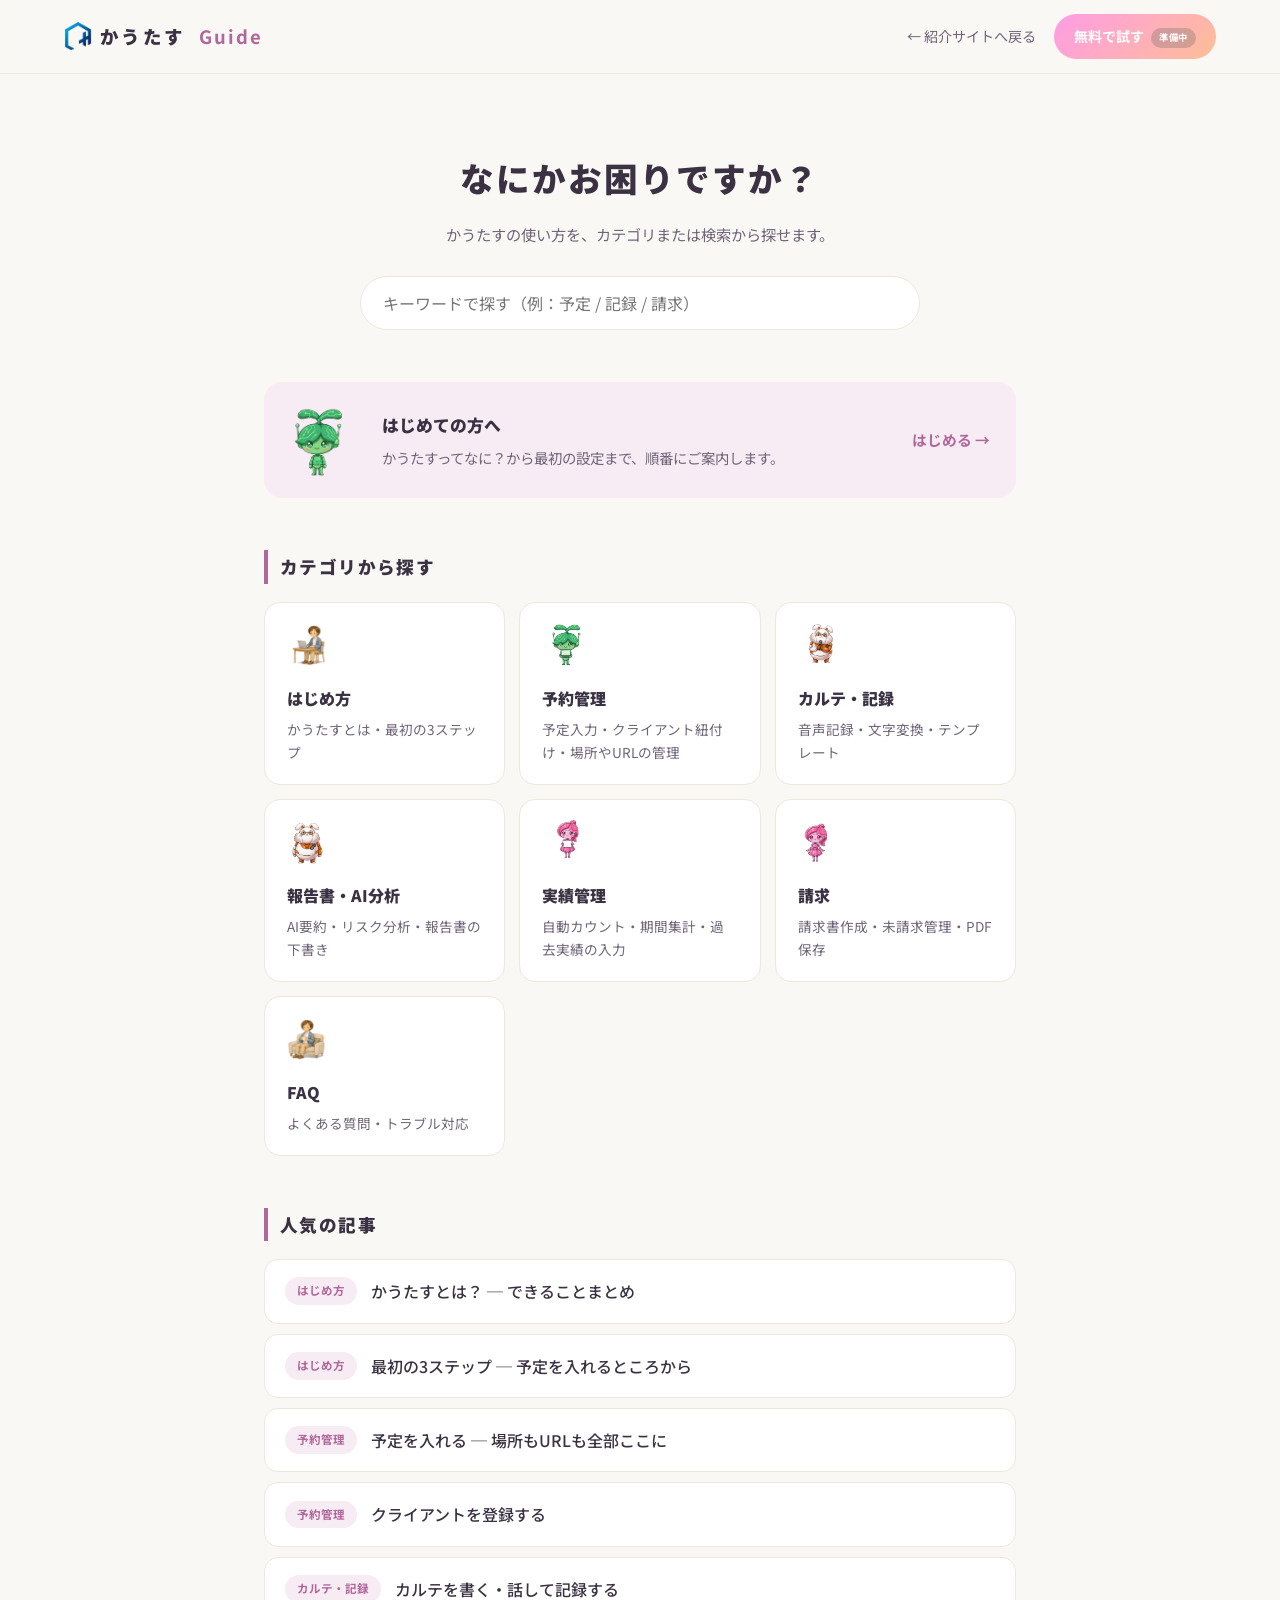
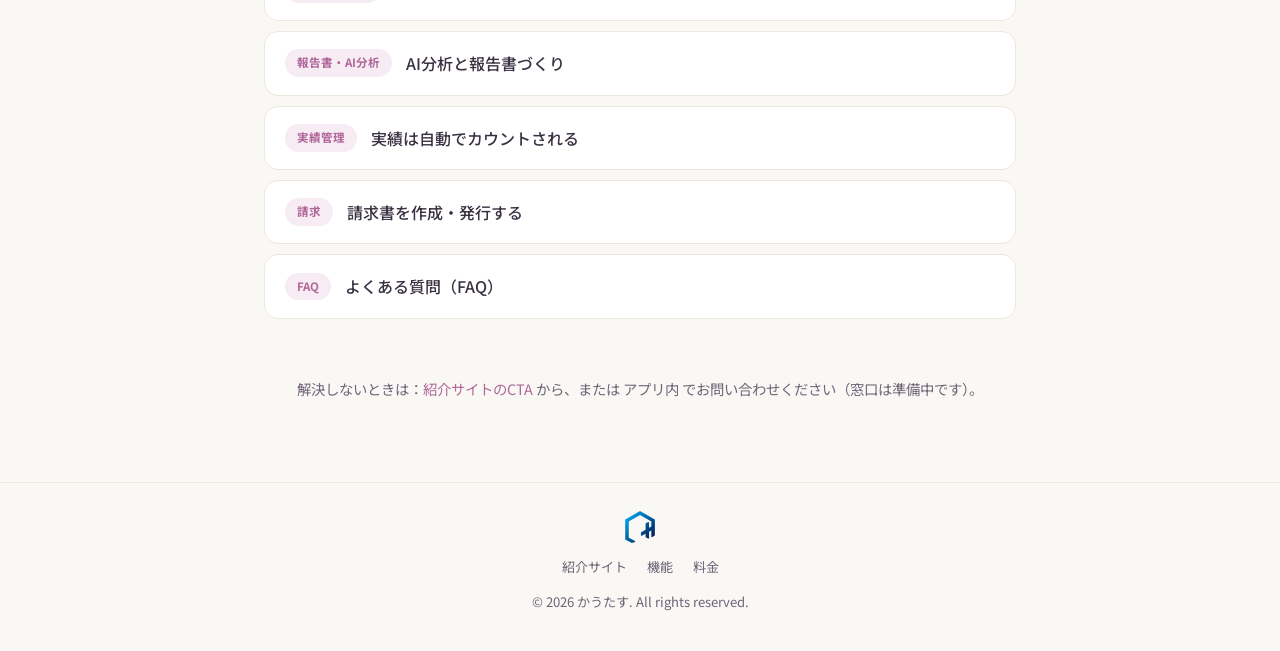
<file: guide/index.html>
<!DOCTYPE html>
<html lang="ja">
<head>
  <meta charset="UTF-8">
  <meta name="viewport" content="width=device-width, initial-scale=1.0">
  <title>かうたす Guide ─ 説明書・ヘルプセンター</title>
  <meta name="description" content="カウンセラー向け業務管理アプリ かうたすの使い方ガイド。はじめ方・予約管理・カルテ記録・AI分析・実績・請求の説明書です。">
  <link rel="icon" href="/favicon.ico" sizes="any">
  <link rel="icon" href="/favicon.svg" type="image/svg+xml">
  <link rel="icon" type="image/png" sizes="32x32" href="/favicon-32.png">
  <link rel="apple-touch-icon" href="/apple-touch-icon.png">
  <link rel="stylesheet" href="guide.css">
  <style>
    @import url('https://fonts.googleapis.com/css2?family=Noto+Sans+JP:wght@400;500;700;900&display=swap');
  </style>
</head>
<body>

  <header class="g-header">
    <a class="g-logo" href="../"><img class="g-logo-mark" src="/public/images/logo-mark.png" alt="">かうたす<span>Guide</span></a>
    <div class="g-header-right">
      <a class="g-back" href="../">← 紹介サイトへ戻る</a>
      <span class="g-cta is-soon" aria-disabled="true">無料で試す<span class="soon-tag">準備中</span></span>
    </div>
  </header>

  <main class="g-main">

    <div class="g-hero">
      <h1>なにかお困りですか？</h1>
      <p>かうたすの使い方を、カテゴリまたは検索から探せます。</p>
      <input class="g-search" id="guide-search" type="search"
             placeholder="キーワードで探す（例：予定 / 記録 / 請求）" aria-label="記事を検索">
    </div>

    <!-- はじめての方へ -->
    <div class="g-start">
      <img src="../public/images/characters/green-front.webp" alt="緑ロボ">
      <div>
        <h2>はじめての方へ</h2>
        <p>かうたすってなに？から最初の設定まで、順番にご案内します。</p>
      </div>
      <a class="g-start-link" href="what-is-cautas.html">はじめる →</a>
    </div>

    <!-- カテゴリ -->
    <h2 class="g-sec-title" id="categories">カテゴリから探す</h2>
    <div class="g-cats">
      <a class="g-cat" href="what-is-cautas.html">
        <img class="g-cat-chara" src="../public/images/characters/human-morning.webp" alt="">
        <h3>はじめ方</h3>
        <p>かうたすとは・最初の3ステップ</p>
      </a>
      <a class="g-cat" href="calendar.html">
        <img class="g-cat-chara" src="../public/images/characters/green-work.webp" alt="">
        <h3>予約管理</h3>
        <p>予定入力・クライアント紐付け・場所やURLの管理</p>
      </a>
      <a class="g-cat" href="karte.html">
        <img class="g-cat-chara" src="../public/images/characters/rabbit-work.webp" alt="">
        <h3>カルテ・記録</h3>
        <p>音声記録・文字変換・テンプレート</p>
      </a>
      <a class="g-cat" href="ai-report.html">
        <img class="g-cat-chara" src="../public/images/characters/rabbit-front.webp" alt="">
        <h3>報告書・AI分析</h3>
        <p>AI要約・リスク分析・報告書の下書き</p>
      </a>
      <a class="g-cat" href="performance.html">
        <img class="g-cat-chara" src="../public/images/characters/pink-work.webp" alt="">
        <h3>実績管理</h3>
        <p>自動カウント・期間集計・過去実績の入力</p>
      </a>
      <a class="g-cat" href="invoice.html">
        <img class="g-cat-chara" src="../public/images/characters/pink-front.webp" alt="">
        <h3>請求</h3>
        <p>請求書作成・未請求管理・PDF保存</p>
      </a>
      <a class="g-cat" href="faq.html">
        <img class="g-cat-chara" src="../public/images/characters/human-relax.webp" alt="">
        <h3>FAQ</h3>
        <p>よくある質問・トラブル対応</p>
      </a>
    </div>

    <!-- 人気記事 -->
    <h2 class="g-sec-title">人気の記事</h2>
    <div class="g-articles" id="article-list">
      <a class="g-article-link" href="what-is-cautas.html"
         data-keys="cautasとは かうたす はじめて 初めて 初心者 なに 何 できること 機能 概要 ロボ キャラクター">
        <span class="g-art-cat">はじめ方</span>かうたすとは？ ─ できることまとめ
      </a>
      <a class="g-article-link" href="first-3-steps.html"
         data-keys="はじめ方 最初 3ステップ 登録 アカウント 始める スタート 設定 無料 確認メール google ログイン">
        <span class="g-art-cat">はじめ方</span>最初の3ステップ ─ 予定を入れるところから
      </a>
      <a class="g-article-link" href="calendar.html"
         data-keys="予定 カレンダー セッション 予約 繰り返し 場所 url 電話 カテゴリ 編集 削除 複製 終日 料金">
        <span class="g-art-cat">予約管理</span>予定を入れる ─ 場所もURLも全部ここに
      </a>
      <a class="g-article-link" href="clients.html"
         data-keys="クライアント 相談者 登録 企業 法人 b2b 名刺 住所 カナ リスク分析 削除">
        <span class="g-art-cat">予約管理</span>クライアントを登録する
      </a>
      <a class="g-article-link" href="karte.html"
         data-keys="カルテ 記録 音声 マイク 録音 文字起こし テンプレート ai要約 セッション内容 非公開メモ">
        <span class="g-art-cat">カルテ・記録</span>カルテを書く・話して記録する
      </a>
      <a class="g-article-link" href="ai-report.html"
         data-keys="ai 分析 要約 報告書 月次 経過 研修 リスク 名刺 目標 アシスタント">
        <span class="g-art-cat">報告書・AI分析</span>AI分析と報告書づくり
      </a>
      <a class="g-article-link" href="performance.html"
         data-keys="実績 集計 カウント 件数 売上 月 年度 過去実績 完了 ダッシュボード">
        <span class="g-art-cat">実績管理</span>実績は自動でカウントされる
      </a>
      <a class="g-article-link" href="invoice.html"
         data-keys="請求 請求書 未請求 発行 漏れ pdf 印刷 支払 入金 振込 消費税 発行者 屋号">
        <span class="g-art-cat">請求</span>請求書を作成・発行する
      </a>
      <a class="g-article-link" href="faq.html"
         data-keys="faq 質問 トラブル ログインできない 安全 セキュリティ 複数端末 スマホ オフライン 削除 復元 料金 無料">
        <span class="g-art-cat">FAQ</span>よくある質問（FAQ）
      </a>
    </div>

    <!-- 検索ヒットなし（空状態のみキャラが登場） -->
    <div class="g-empty" id="search-empty">
      <img src="../public/images/characters/rabbit-front.webp" alt="白うさぎ">
      <p>その言葉では見つかりませんでした。<br>別のキーワードで試してみてください。</p>
    </div>

    <p class="g-support">
      解決しないときは：<a href="../#scene-cta">紹介サイトのCTA</a> から、または
      アプリ内 でお問い合わせください（窓口は準備中です）。
    </p>

  </main>

  <footer class="g-footer">
    <img class="g-foot-mark" src="/public/images/logo-mark.png" alt="かうたす ロゴ">
    <a href="../">紹介サイト</a><a href="../#scene-features">機能</a><a href="../#pricing">料金</a>
    <p style="margin-top:10px">© 2026 かうたす. All rights reserved.</p>
  </footer>

  <script>
    // 検索：タイトル＋data-keysに対する単純な部分一致フィルタ（要件9-1）
    const searchEl = document.getElementById('guide-search');
    const items    = Array.from(document.querySelectorAll('#article-list .g-article-link'));
    const emptyEl  = document.getElementById('search-empty');
    searchEl.addEventListener('input', () => {
      const q = searchEl.value.trim().toLowerCase();
      let hit = 0;
      items.forEach(a => {
        const text = (a.textContent + ' ' + (a.dataset.keys || '')).toLowerCase();
        const show = !q || text.includes(q);
        a.style.display = show ? '' : 'none';
        if (show) hit++;
      });
      emptyEl.style.display = (q && hit === 0) ? 'block' : 'none';
    });
  </script>

</body>
</html>
</file>
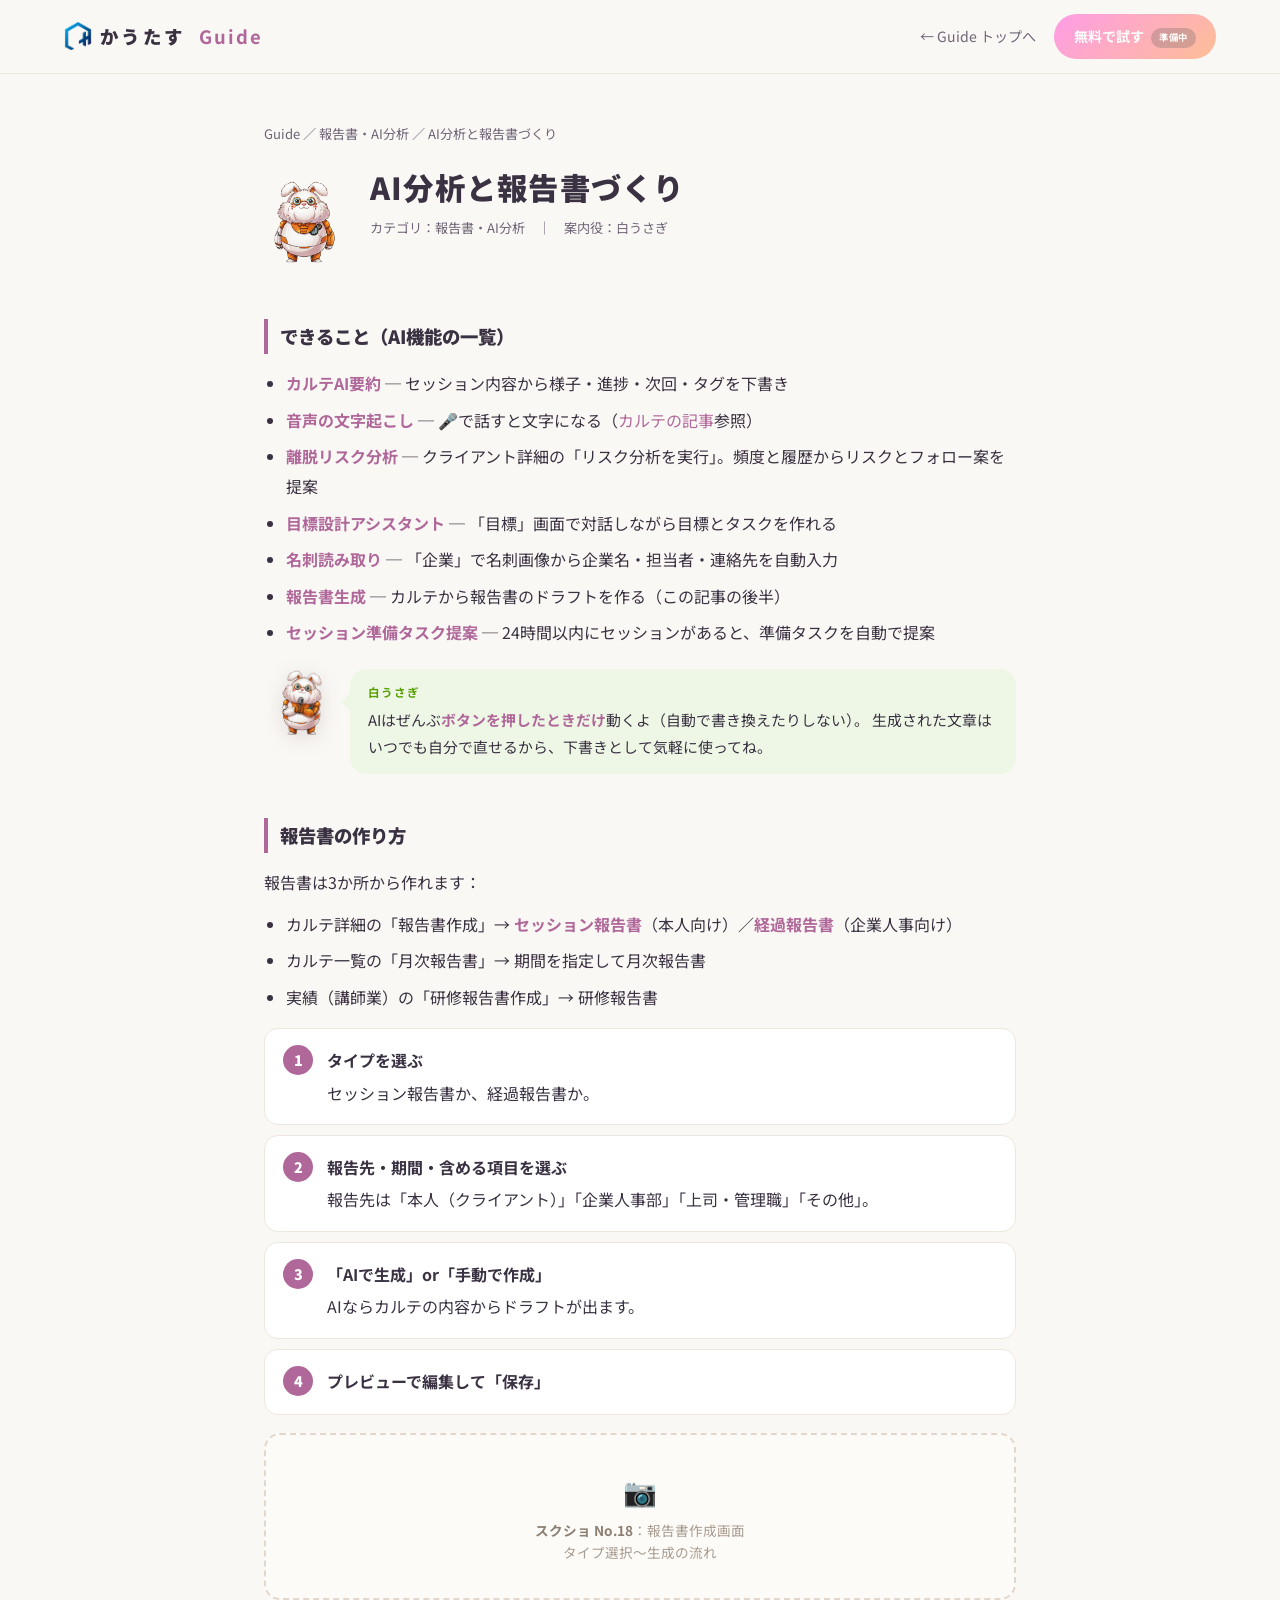
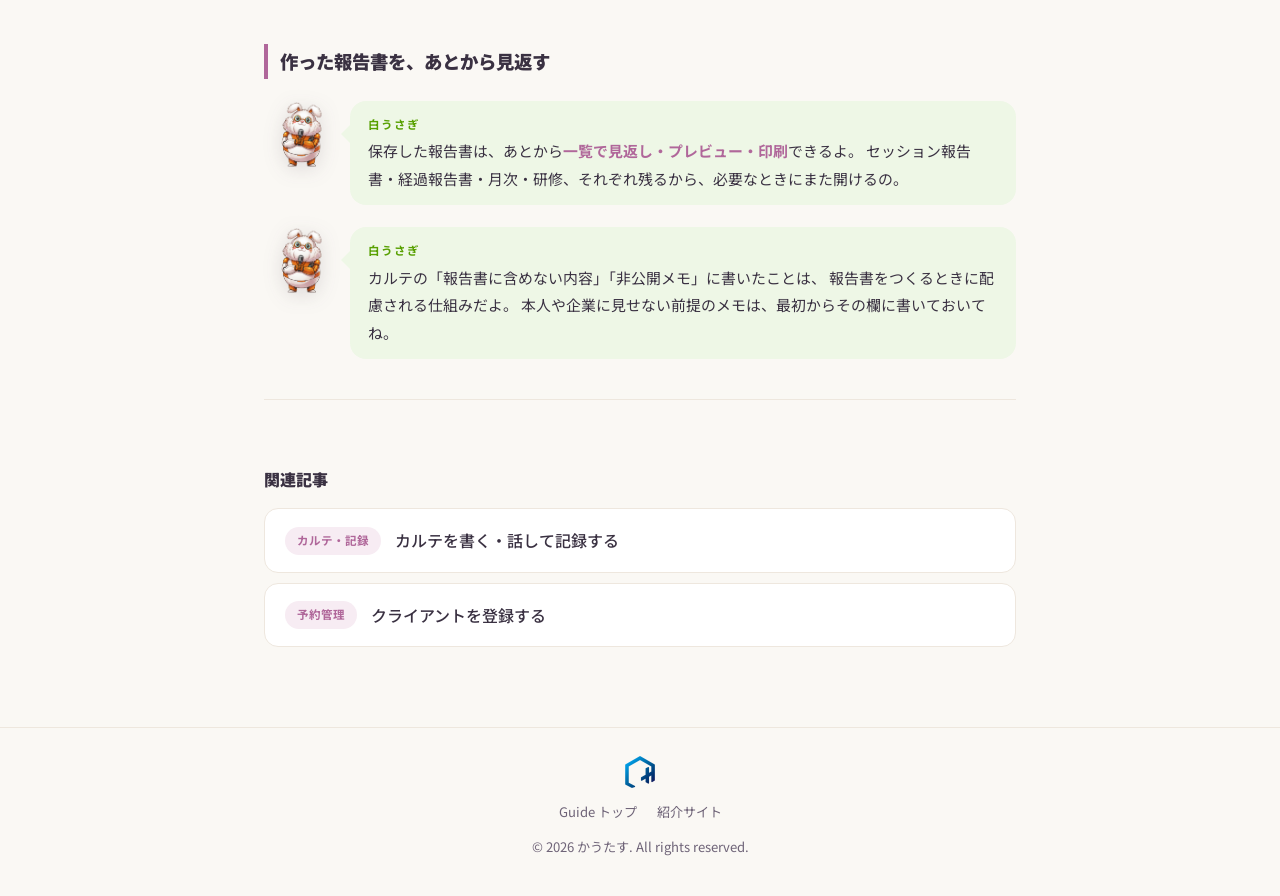
<file: guide/ai-report.html>
<!DOCTYPE html>
<html lang="ja">
<head>
  <meta charset="UTF-8">
  <meta name="viewport" content="width=device-width, initial-scale=1.0">
  <title>AI分析と報告書づくり | かうたす Guide</title>
  <meta name="description" content="かうたすのAI機能一覧（要約・音声・リスク分析・名刺読み取り）と報告書の作り方、現在の制限事項を説明します。">
  <link rel="icon" href="/favicon.ico" sizes="any">
  <link rel="icon" href="/favicon.svg" type="image/svg+xml">
  <link rel="icon" type="image/png" sizes="32x32" href="/favicon-32.png">
  <link rel="apple-touch-icon" href="/apple-touch-icon.png">
  <link rel="stylesheet" href="guide.css">
  <style>
    @import url('https://fonts.googleapis.com/css2?family=Noto+Sans+JP:wght@400;500;700;900&display=swap');
  </style>
</head>
<body>

  <header class="g-header">
    <a class="g-logo" href="../"><img class="g-logo-mark" src="/public/images/logo-mark.png" alt="">かうたす<span>Guide</span></a>
    <div class="g-header-right">
      <a class="g-back" href="index.html">← Guide トップへ</a>
      <span class="g-cta is-soon" aria-disabled="true">無料で試す<span class="soon-tag">準備中</span></span>
    </div>
  </header>

  <main class="g-main">
    <article class="g-article">

      <div class="g-breadcrumb">
        <a href="index.html">Guide</a> ／ <a href="index.html#categories">報告書・AI分析</a> ／ AI分析と報告書づくり
      </div>

      <div class="g-art-head">
        <img src="../public/images/characters/rabbit-front.webp" alt="白うさぎ">
        <div>
          <h1>AI分析と報告書づくり</h1>
          <div class="g-art-meta">カテゴリ：報告書・AI分析　｜　案内役：白うさぎ</div>
        </div>
      </div>

      <h2>できること（AI機能の一覧）</h2>
      <ul>
        <li><b>カルテAI要約</b> ─ セッション内容から様子・進捗・次回・タグを下書き</li>
        <li><b>音声の文字起こし</b> ─ 🎤で話すと文字になる（<a href="karte.html">カルテの記事</a>参照）</li>
        <li><b>離脱リスク分析</b> ─ クライアント詳細の「リスク分析を実行」。頻度と履歴からリスクとフォロー案を提案</li>
        <li><b>目標設計アシスタント</b> ─ 「目標」画面で対話しながら目標とタスクを作れる</li>
        <li><b>名刺読み取り</b> ─ 「企業」で名刺画像から企業名・担当者・連絡先を自動入力</li>
        <li><b>報告書生成</b> ─ カルテから報告書のドラフトを作る（この記事の後半）</li>
        <li><b>セッション準備タスク提案</b> ─ 24時間以内にセッションがあると、準備タスクを自動で提案</li>
      </ul>

      <div class="g-chara is-tip">
        <img src="../public/images/characters/rabbit-work.webp" alt="白うさぎ">
        <div class="g-bubble"><span class="g-who">白うさぎ</span>
          AIはぜんぶ<b>ボタンを押したときだけ</b>動くよ（自動で書き換えたりしない）。
          生成された文章はいつでも自分で直せるから、下書きとして気軽に使ってね。
        </div>
      </div>

      <h2>報告書の作り方</h2>
      <p>報告書は3か所から作れます：</p>
      <ul>
        <li>カルテ詳細の「報告書作成」→ <b>セッション報告書</b>（本人向け）／<b>経過報告書</b>（企業人事向け）</li>
        <li>カルテ一覧の「月次報告書」→ 期間を指定して月次報告書</li>
        <li>実績（講師業）の「研修報告書作成」→ 研修報告書</li>
      </ul>

      <ol class="g-steps">
        <li><b>タイプを選ぶ</b>セッション報告書か、経過報告書か。</li>
        <li><b>報告先・期間・含める項目を選ぶ</b>報告先は「本人（クライアント）」「企業人事部」「上司・管理職」「その他」。</li>
        <li><b>「AIで生成」or「手動で作成」</b>AIならカルテの内容からドラフトが出ます。</li>
        <li><b>プレビューで編集して「保存」</b></li>
      </ol>

      <div class="g-shot">
        <span class="g-shot-icon">📷</span>
        <b>スクショ No.18</b>：報告書作成画面<br>タイプ選択〜生成の流れ
      </div>

      <h2>作った報告書を、あとから見返す</h2>
      <div class="g-chara is-tip">
        <img src="../public/images/characters/rabbit-work.webp" alt="白うさぎ">
        <div class="g-bubble"><span class="g-who">白うさぎ</span>
          保存した報告書は、あとから<b>一覧で見返し・プレビュー・印刷</b>できるよ。
          セッション報告書・経過報告書・月次・研修、それぞれ残るから、必要なときにまた開けるの。
        </div>
      </div>

      <div class="g-chara is-tip">
        <img src="../public/images/characters/rabbit-work.webp" alt="白うさぎ">
        <div class="g-bubble"><span class="g-who">白うさぎ</span>
          カルテの「報告書に含めない内容」「非公開メモ」に書いたことは、
          報告書をつくるときに配慮される仕組みだよ。
          本人や企業に見せない前提のメモは、最初からその欄に書いておいてね。
        </div>
      </div>

      <div class="g-related">
        <h2>関連記事</h2>
        <div class="g-articles">
          <a class="g-article-link" href="karte.html">
            <span class="g-art-cat">カルテ・記録</span>カルテを書く・話して記録する
          </a>
          <a class="g-article-link" href="clients.html">
            <span class="g-art-cat">予約管理</span>クライアントを登録する
          </a>
        </div>
      </div>

    </article>
  </main>

  <footer class="g-footer">
    <img class="g-foot-mark" src="/public/images/logo-mark.png" alt="かうたす ロゴ">
    <a href="index.html">Guide トップ</a><a href="../">紹介サイト</a>
    <p style="margin-top:10px">© 2026 かうたす. All rights reserved.</p>
  </footer>

</body>
</html>
</file>
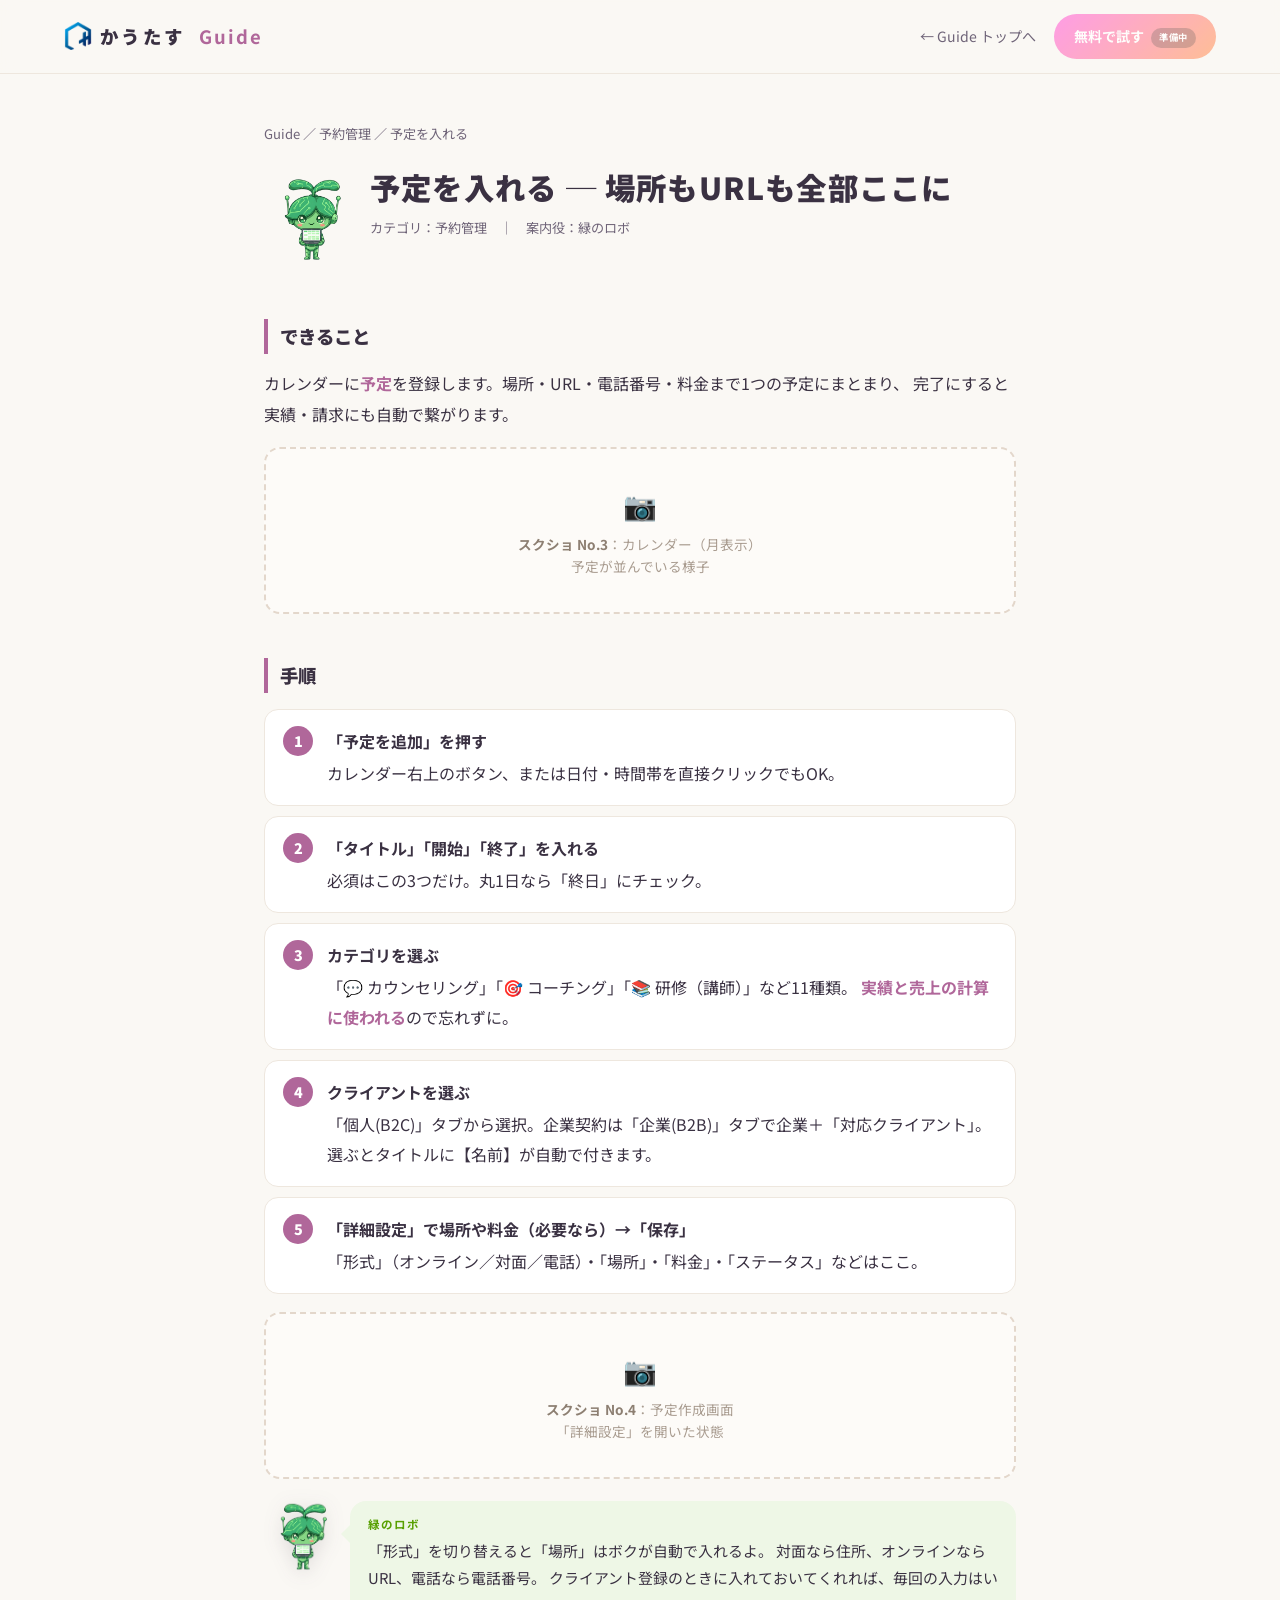
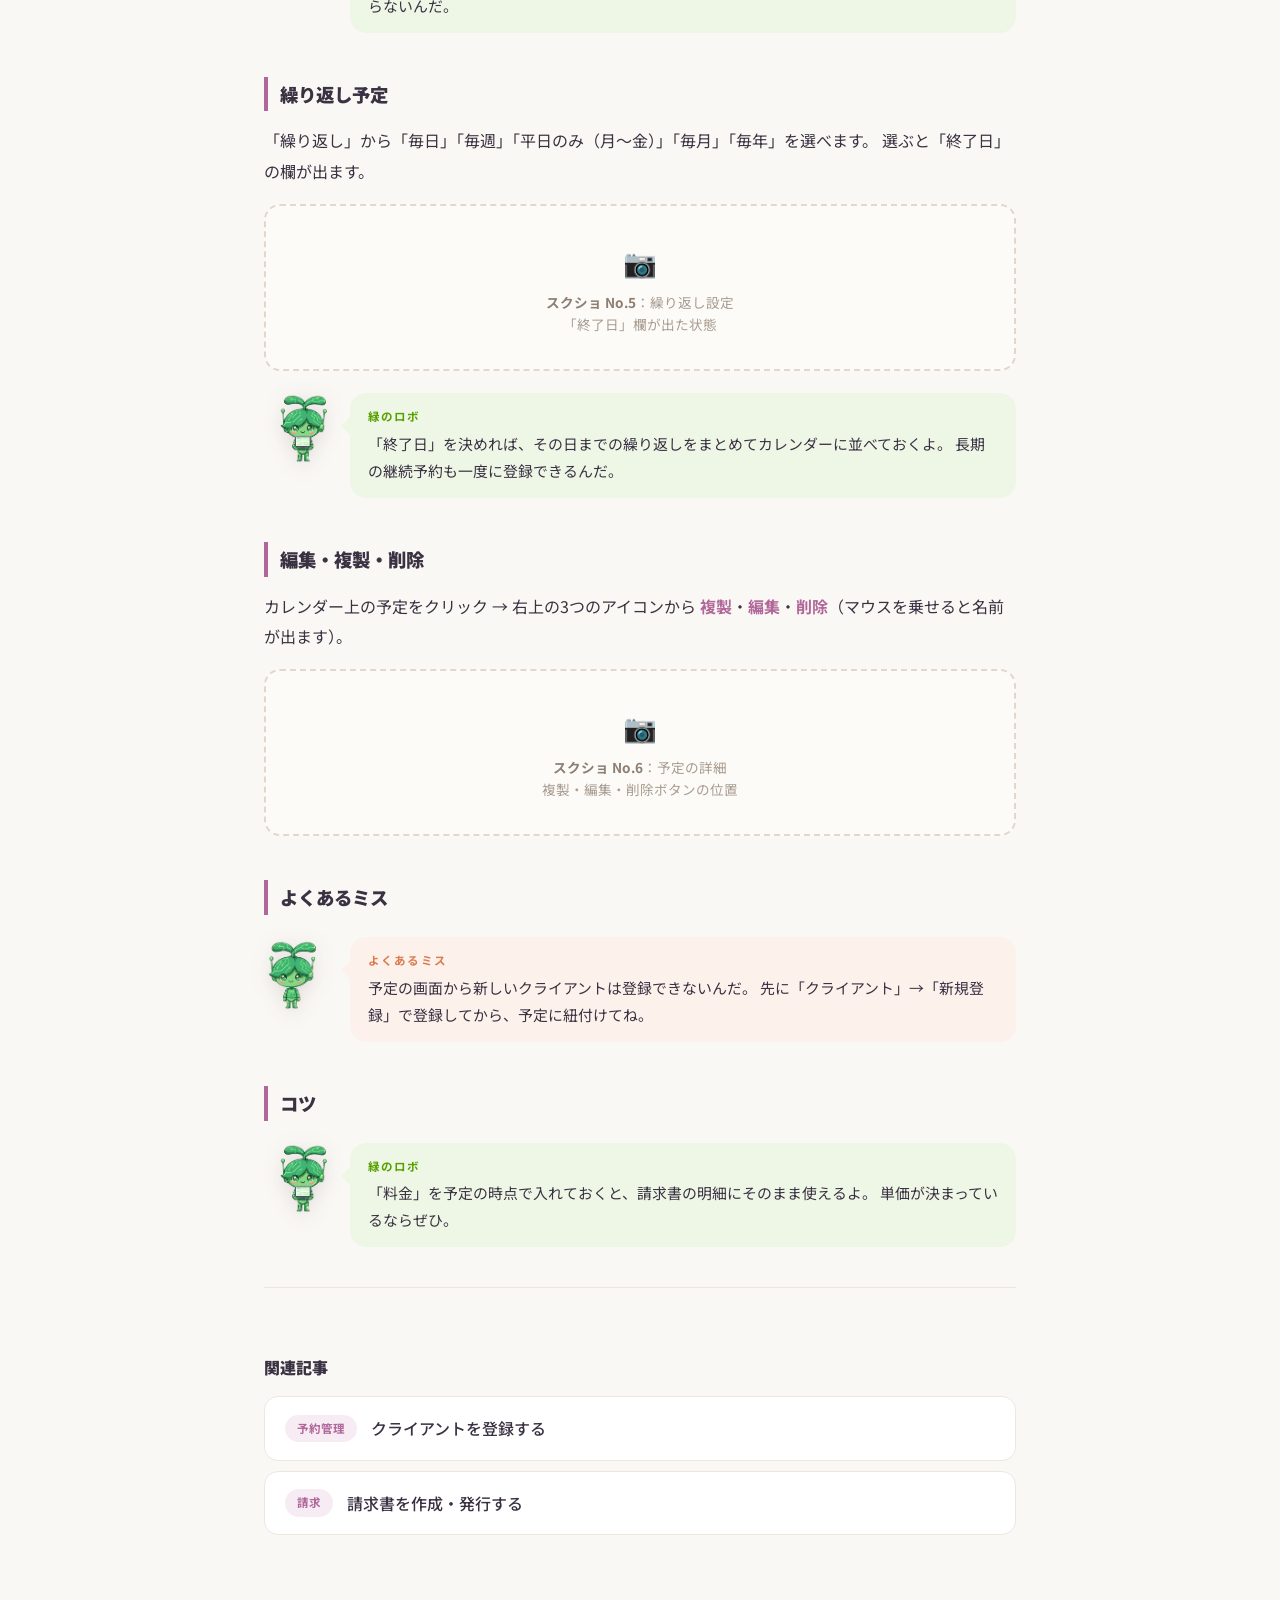
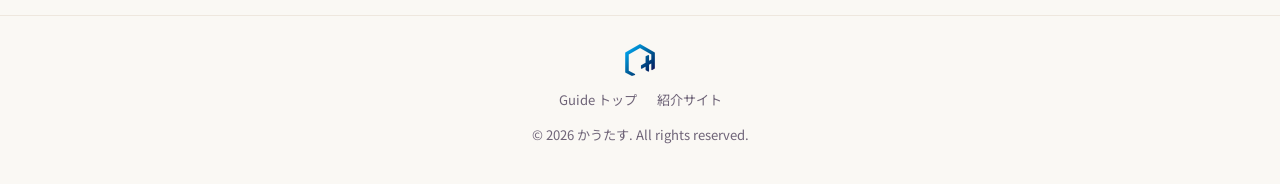
<file: guide/calendar.html>
<!DOCTYPE html>
<html lang="ja">
<head>
  <meta charset="UTF-8">
  <meta name="viewport" content="width=device-width, initial-scale=1.0">
  <title>予定を入れる ─ 場所もURLも全部ここに | かうたす Guide</title>
  <meta name="description" content="かうたすの予定（セッション）の作り方。入力項目・カテゴリ・繰り返し設定・編集/複製/削除までを図解で説明します。">
  <link rel="icon" href="/favicon.ico" sizes="any">
  <link rel="icon" href="/favicon.svg" type="image/svg+xml">
  <link rel="icon" type="image/png" sizes="32x32" href="/favicon-32.png">
  <link rel="apple-touch-icon" href="/apple-touch-icon.png">
  <link rel="stylesheet" href="guide.css">
  <style>
    @import url('https://fonts.googleapis.com/css2?family=Noto+Sans+JP:wght@400;500;700;900&display=swap');
  </style>
</head>
<body>

  <header class="g-header">
    <a class="g-logo" href="../"><img class="g-logo-mark" src="/public/images/logo-mark.png" alt="">かうたす<span>Guide</span></a>
    <div class="g-header-right">
      <a class="g-back" href="index.html">← Guide トップへ</a>
      <span class="g-cta is-soon" aria-disabled="true">無料で試す<span class="soon-tag">準備中</span></span>
    </div>
  </header>

  <main class="g-main">
    <article class="g-article">

      <div class="g-breadcrumb">
        <a href="index.html">Guide</a> ／ <a href="index.html#categories">予約管理</a> ／ 予定を入れる
      </div>

      <div class="g-art-head">
        <img src="../public/images/characters/green-work.webp" alt="緑のロボ">
        <div>
          <h1>予定を入れる ─ 場所もURLも全部ここに</h1>
          <div class="g-art-meta">カテゴリ：予約管理　｜　案内役：緑のロボ</div>
        </div>
      </div>

      <h2>できること</h2>
      <p>
        カレンダーに<b>予定</b>を登録します。場所・URL・電話番号・料金まで1つの予定にまとまり、
        完了にすると実績・請求にも自動で繋がります。
      </p>

      <div class="g-shot">
        <span class="g-shot-icon">📷</span>
        <b>スクショ No.3</b>：カレンダー（月表示）<br>予定が並んでいる様子
      </div>

      <h2>手順</h2>
      <ol class="g-steps">
        <li>
          <b>「予定を追加」を押す</b>
          カレンダー右上のボタン、または日付・時間帯を直接クリックでもOK。
        </li>
        <li>
          <b>「タイトル」「開始」「終了」を入れる</b>
          必須はこの3つだけ。丸1日なら「終日」にチェック。
        </li>
        <li>
          <b>カテゴリを選ぶ</b>
          「💬 カウンセリング」「🎯 コーチング」「📚 研修（講師）」など11種類。
          <b>実績と売上の計算に使われる</b>ので忘れずに。
        </li>
        <li>
          <b>クライアントを選ぶ</b>
          「個人(B2C)」タブから選択。企業契約は「企業(B2B)」タブで企業＋「対応クライアント」。
          選ぶとタイトルに【名前】が自動で付きます。
        </li>
        <li>
          <b>「詳細設定」で場所や料金（必要なら）→「保存」</b>
          「形式」（オンライン／対面／電話）・「場所」・「料金」・「ステータス」などはここ。
        </li>
      </ol>

      <div class="g-shot">
        <span class="g-shot-icon">📷</span>
        <b>スクショ No.4</b>：予定作成画面<br>「詳細設定」を開いた状態
      </div>

      <div class="g-chara is-tip">
        <img src="../public/images/characters/green-work.webp" alt="緑のロボ">
        <div class="g-bubble"><span class="g-who">緑のロボ</span>
          「形式」を切り替えると「場所」はボクが自動で入れるよ。
          対面なら住所、オンラインならURL、電話なら電話番号。
          クライアント登録のときに入れておいてくれれば、毎回の入力はいらないんだ。
        </div>
      </div>

      <h2>繰り返し予定</h2>
      <p>
        「繰り返し」から「毎日」「毎週」「平日のみ（月〜金）」「毎月」「毎年」を選べます。
        選ぶと「終了日」の欄が出ます。
      </p>

      <div class="g-shot">
        <span class="g-shot-icon">📷</span>
        <b>スクショ No.5</b>：繰り返し設定<br>「終了日」欄が出た状態
      </div>

      <div class="g-chara is-tip">
        <img src="../public/images/characters/green-work.webp" alt="緑のロボ">
        <div class="g-bubble"><span class="g-who">緑のロボ</span>
          「終了日」を決めれば、その日までの繰り返しをまとめてカレンダーに並べておくよ。
          長期の継続予約も一度に登録できるんだ。
        </div>
      </div>

      <h2>編集・複製・削除</h2>
      <p>
        カレンダー上の予定をクリック → 右上の3つのアイコンから
        <b>複製</b>・<b>編集</b>・<b>削除</b>（マウスを乗せると名前が出ます）。
      </p>

      <div class="g-shot">
        <span class="g-shot-icon">📷</span>
        <b>スクショ No.6</b>：予定の詳細<br>複製・編集・削除ボタンの位置
      </div>

      <h2>よくあるミス</h2>
      <div class="g-chara is-note">
        <img src="../public/images/characters/green-front.webp" alt="緑のロボ">
        <div class="g-bubble"><span class="g-who">よくあるミス</span>
          予定の画面から新しいクライアントは登録できないんだ。
          先に「クライアント」→「新規登録」で登録してから、予定に紐付けてね。
        </div>
      </div>

      <h2>コツ</h2>
      <div class="g-chara is-tip">
        <img src="../public/images/characters/green-work.webp" alt="緑のロボ">
        <div class="g-bubble"><span class="g-who">緑のロボ</span>
          「料金」を予定の時点で入れておくと、請求書の明細にそのまま使えるよ。
          単価が決まっているならぜひ。
        </div>
      </div>

      <div class="g-related">
        <h2>関連記事</h2>
        <div class="g-articles">
          <a class="g-article-link" href="clients.html">
            <span class="g-art-cat">予約管理</span>クライアントを登録する
          </a>
          <a class="g-article-link" href="invoice.html">
            <span class="g-art-cat">請求</span>請求書を作成・発行する
          </a>
        </div>
      </div>

    </article>
  </main>

  <footer class="g-footer">
    <img class="g-foot-mark" src="/public/images/logo-mark.png" alt="かうたす ロゴ">
    <a href="index.html">Guide トップ</a><a href="../">紹介サイト</a>
    <p style="margin-top:10px">© 2026 かうたす. All rights reserved.</p>
  </footer>

</body>
</html>
</file>
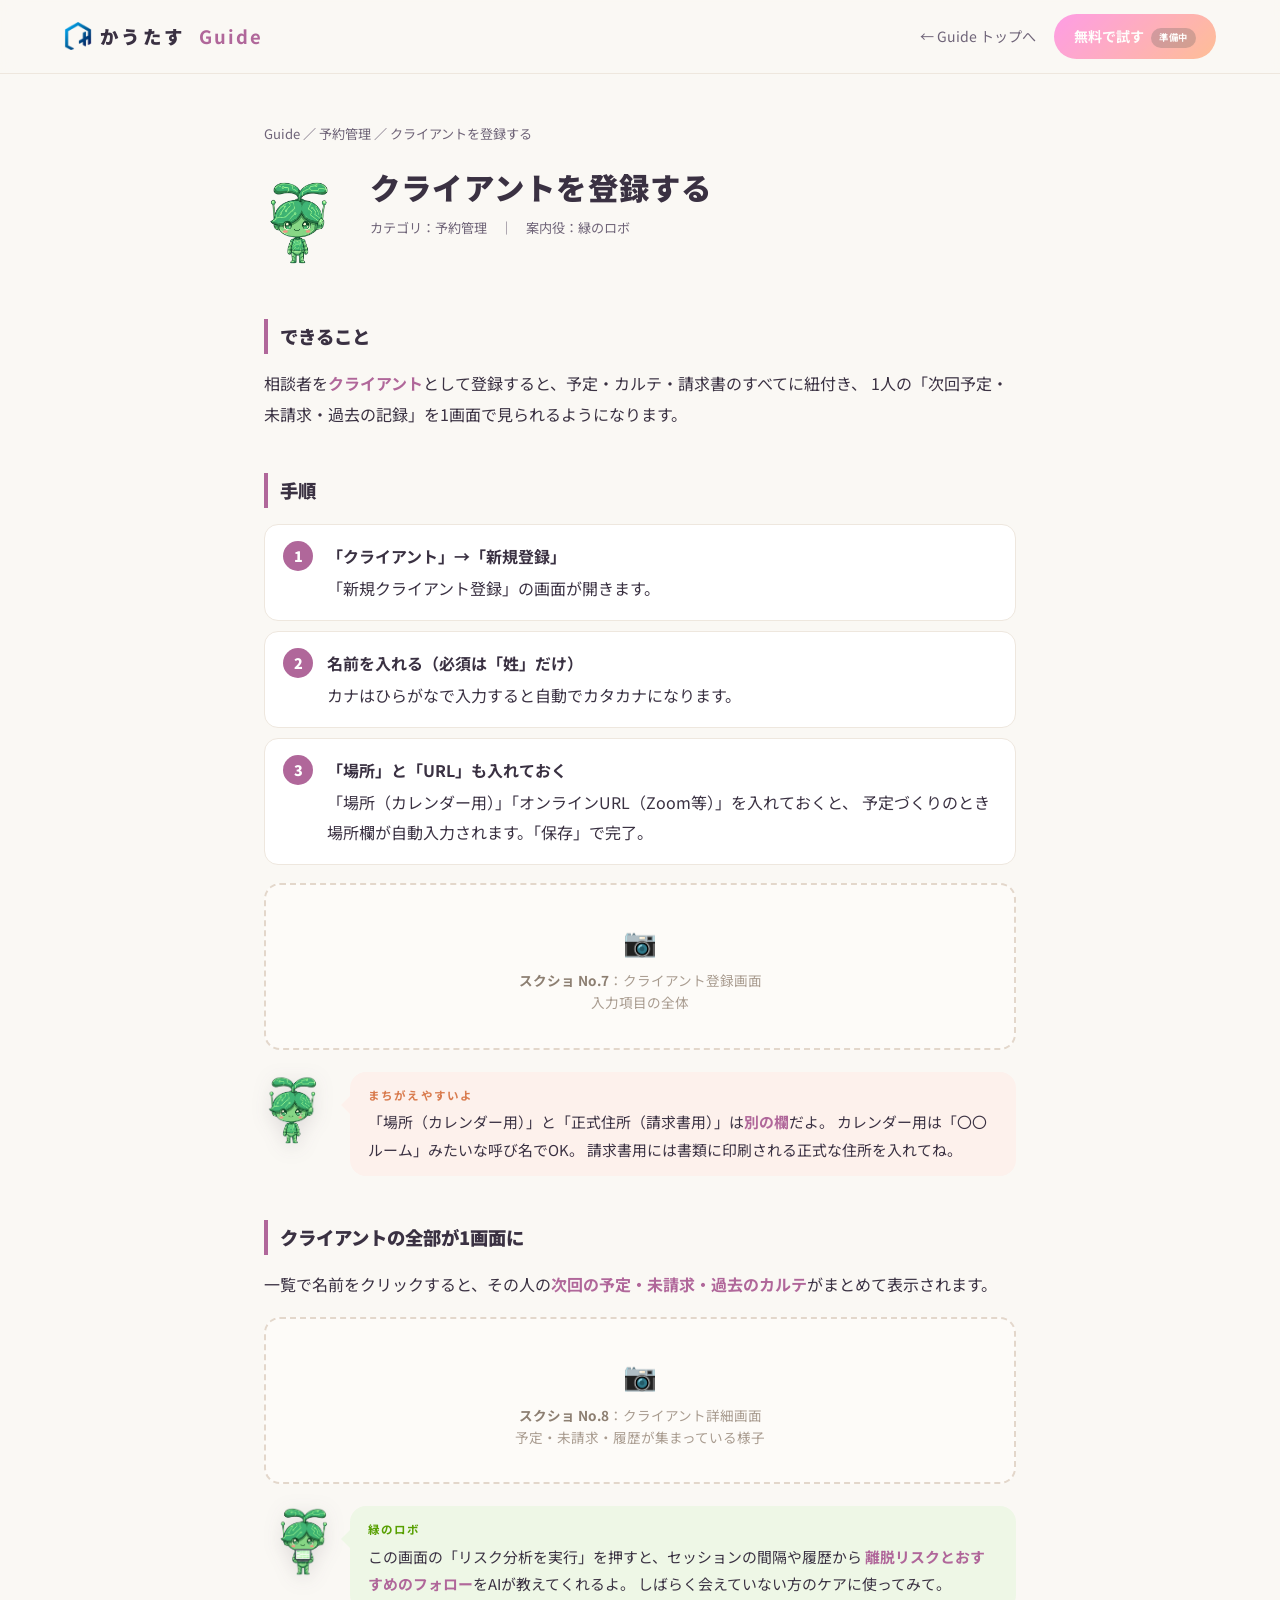
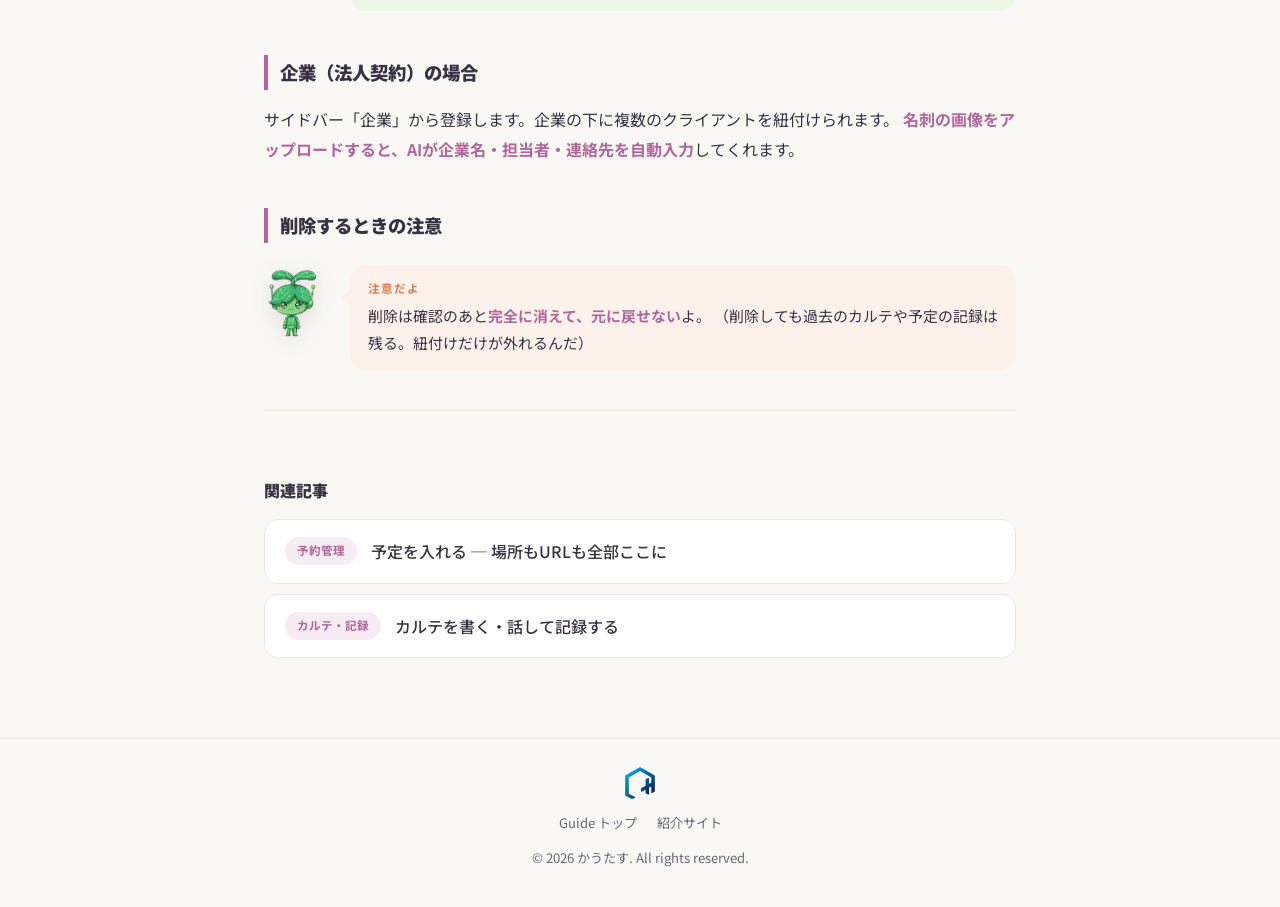
<file: guide/clients.html>
<!DOCTYPE html>
<html lang="ja">
<head>
  <meta charset="UTF-8">
  <meta name="viewport" content="width=device-width, initial-scale=1.0">
  <title>クライアントを登録する | かうたす Guide</title>
  <meta name="description" content="かうたすのクライアント登録。入力項目、企業（B2B）との紐付け、名刺AI読み取り、削除時の注意を図解で説明します。">
  <link rel="icon" href="/favicon.ico" sizes="any">
  <link rel="icon" href="/favicon.svg" type="image/svg+xml">
  <link rel="icon" type="image/png" sizes="32x32" href="/favicon-32.png">
  <link rel="apple-touch-icon" href="/apple-touch-icon.png">
  <link rel="stylesheet" href="guide.css">
  <style>
    @import url('https://fonts.googleapis.com/css2?family=Noto+Sans+JP:wght@400;500;700;900&display=swap');
  </style>
</head>
<body>

  <header class="g-header">
    <a class="g-logo" href="../"><img class="g-logo-mark" src="/public/images/logo-mark.png" alt="">かうたす<span>Guide</span></a>
    <div class="g-header-right">
      <a class="g-back" href="index.html">← Guide トップへ</a>
      <span class="g-cta is-soon" aria-disabled="true">無料で試す<span class="soon-tag">準備中</span></span>
    </div>
  </header>

  <main class="g-main">
    <article class="g-article">

      <div class="g-breadcrumb">
        <a href="index.html">Guide</a> ／ <a href="index.html#categories">予約管理</a> ／ クライアントを登録する
      </div>

      <div class="g-art-head">
        <img src="../public/images/characters/green-front.webp" alt="緑のロボ">
        <div>
          <h1>クライアントを登録する</h1>
          <div class="g-art-meta">カテゴリ：予約管理　｜　案内役：緑のロボ</div>
        </div>
      </div>

      <h2>できること</h2>
      <p>
        相談者を<b>クライアント</b>として登録すると、予定・カルテ・請求書のすべてに紐付き、
        1人の「次回予定・未請求・過去の記録」を1画面で見られるようになります。
      </p>

      <h2>手順</h2>
      <ol class="g-steps">
        <li>
          <b>「クライアント」→「新規登録」</b>
          「新規クライアント登録」の画面が開きます。
        </li>
        <li>
          <b>名前を入れる（必須は「姓」だけ）</b>
          カナはひらがなで入力すると自動でカタカナになります。
        </li>
        <li>
          <b>「場所」と「URL」も入れておく</b>
          「場所（カレンダー用）」「オンラインURL（Zoom等）」を入れておくと、
          予定づくりのとき場所欄が自動入力されます。「保存」で完了。
        </li>
      </ol>

      <div class="g-shot">
        <span class="g-shot-icon">📷</span>
        <b>スクショ No.7</b>：クライアント登録画面<br>入力項目の全体
      </div>

      <div class="g-chara is-note">
        <img src="../public/images/characters/green-front.webp" alt="緑のロボ">
        <div class="g-bubble"><span class="g-who">まちがえやすいよ</span>
          「場所（カレンダー用）」と「正式住所（請求書用）」は<b>別の欄</b>だよ。
          カレンダー用は「〇〇ルーム」みたいな呼び名でOK。
          請求書用には書類に印刷される正式な住所を入れてね。
        </div>
      </div>

      <h2>クライアントの全部が1画面に</h2>
      <p>
        一覧で名前をクリックすると、その人の<b>次回の予定・未請求・過去のカルテ</b>がまとめて表示されます。
      </p>

      <div class="g-shot">
        <span class="g-shot-icon">📷</span>
        <b>スクショ No.8</b>：クライアント詳細画面<br>予定・未請求・履歴が集まっている様子
      </div>

      <div class="g-chara is-tip">
        <img src="../public/images/characters/green-work.webp" alt="緑のロボ">
        <div class="g-bubble"><span class="g-who">緑のロボ</span>
          この画面の「リスク分析を実行」を押すと、セッションの間隔や履歴から
          <b>離脱リスクとおすすめのフォロー</b>をAIが教えてくれるよ。
          しばらく会えていない方のケアに使ってみて。
        </div>
      </div>

      <h2>企業（法人契約）の場合</h2>
      <p>
        サイドバー「企業」から登録します。企業の下に複数のクライアントを紐付けられます。
        <b>名刺の画像をアップロードすると、AIが企業名・担当者・連絡先を自動入力</b>してくれます。
      </p>

      <h2>削除するときの注意</h2>
      <div class="g-chara is-note">
        <img src="../public/images/characters/green-front.webp" alt="緑のロボ">
        <div class="g-bubble"><span class="g-who">注意だよ</span>
          削除は確認のあと<b>完全に消えて、元に戻せない</b>よ。
          （削除しても過去のカルテや予定の記録は残る。紐付けだけが外れるんだ）
        </div>
      </div>

      <div class="g-related">
        <h2>関連記事</h2>
        <div class="g-articles">
          <a class="g-article-link" href="calendar.html">
            <span class="g-art-cat">予約管理</span>予定を入れる ─ 場所もURLも全部ここに
          </a>
          <a class="g-article-link" href="karte.html">
            <span class="g-art-cat">カルテ・記録</span>カルテを書く・話して記録する
          </a>
        </div>
      </div>

    </article>
  </main>

  <footer class="g-footer">
    <img class="g-foot-mark" src="/public/images/logo-mark.png" alt="かうたす ロゴ">
    <a href="index.html">Guide トップ</a><a href="../">紹介サイト</a>
    <p style="margin-top:10px">© 2026 かうたす. All rights reserved.</p>
  </footer>

</body>
</html>
</file>
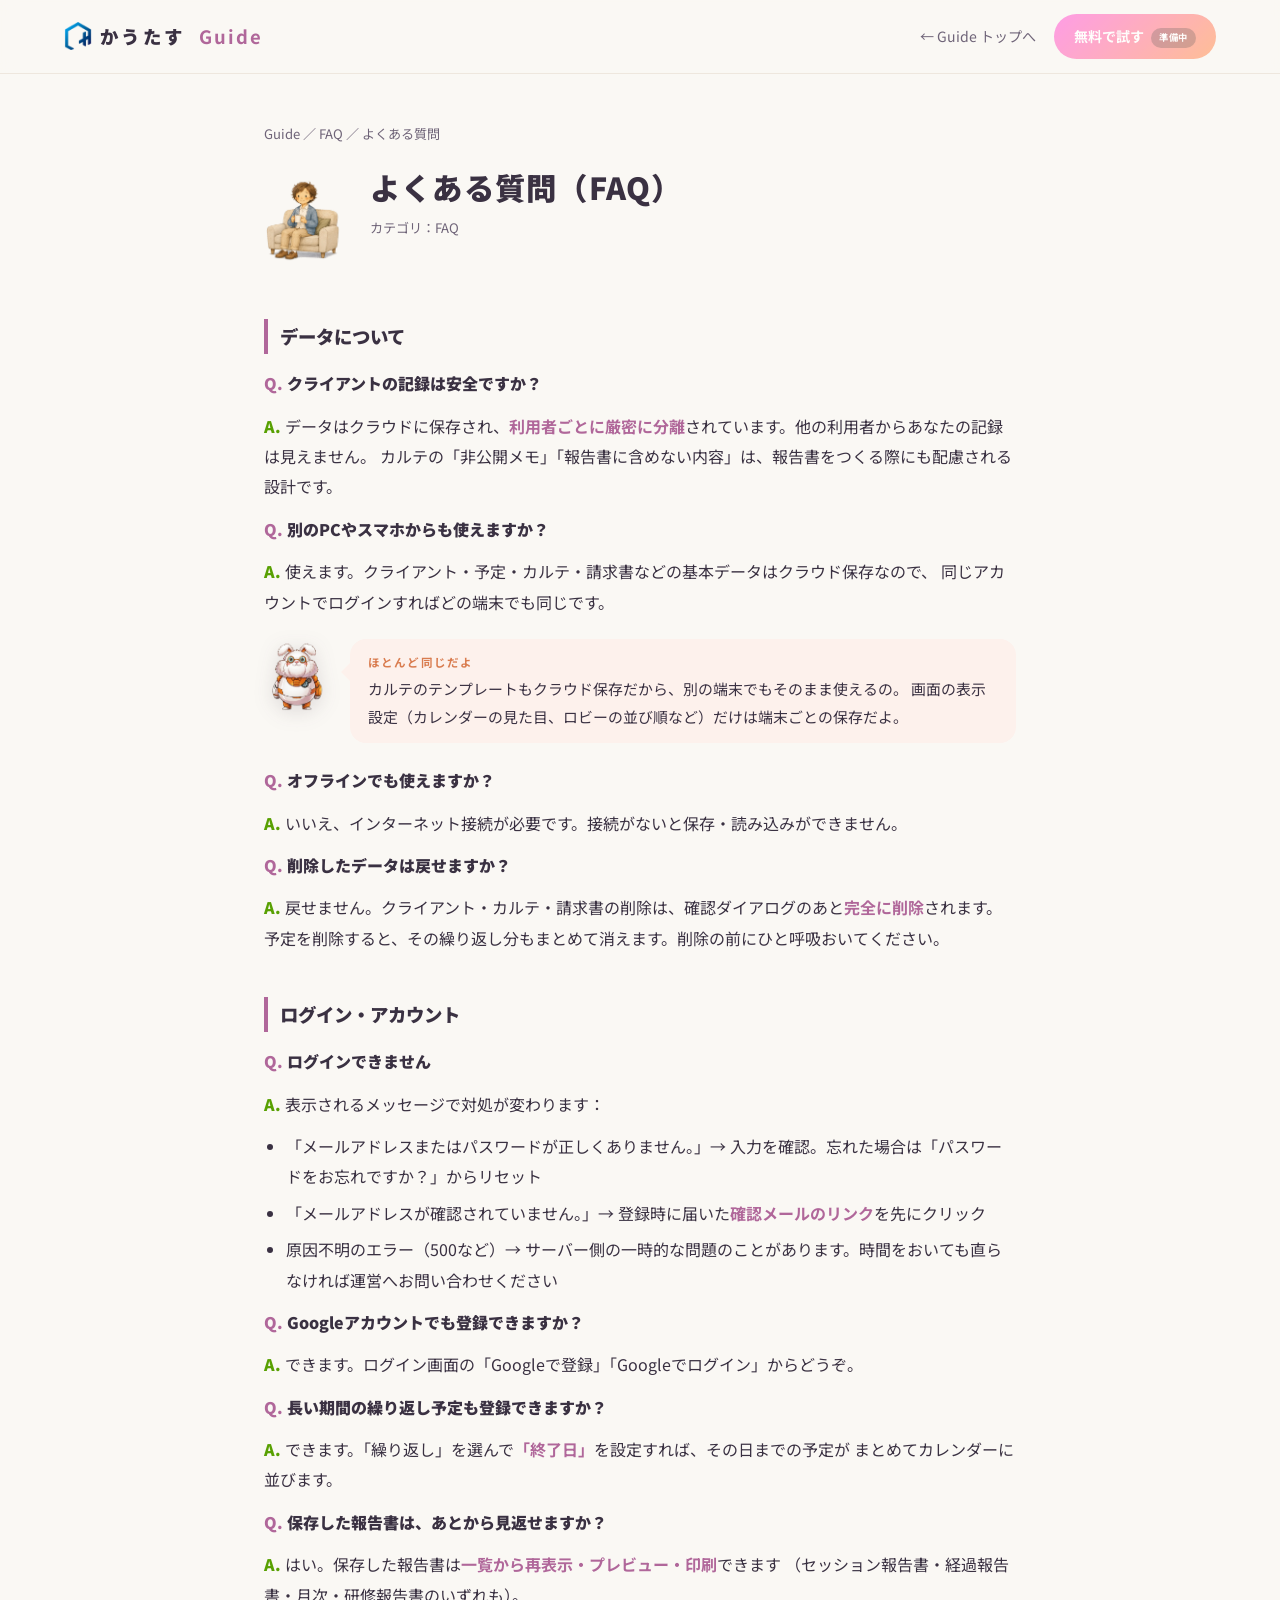
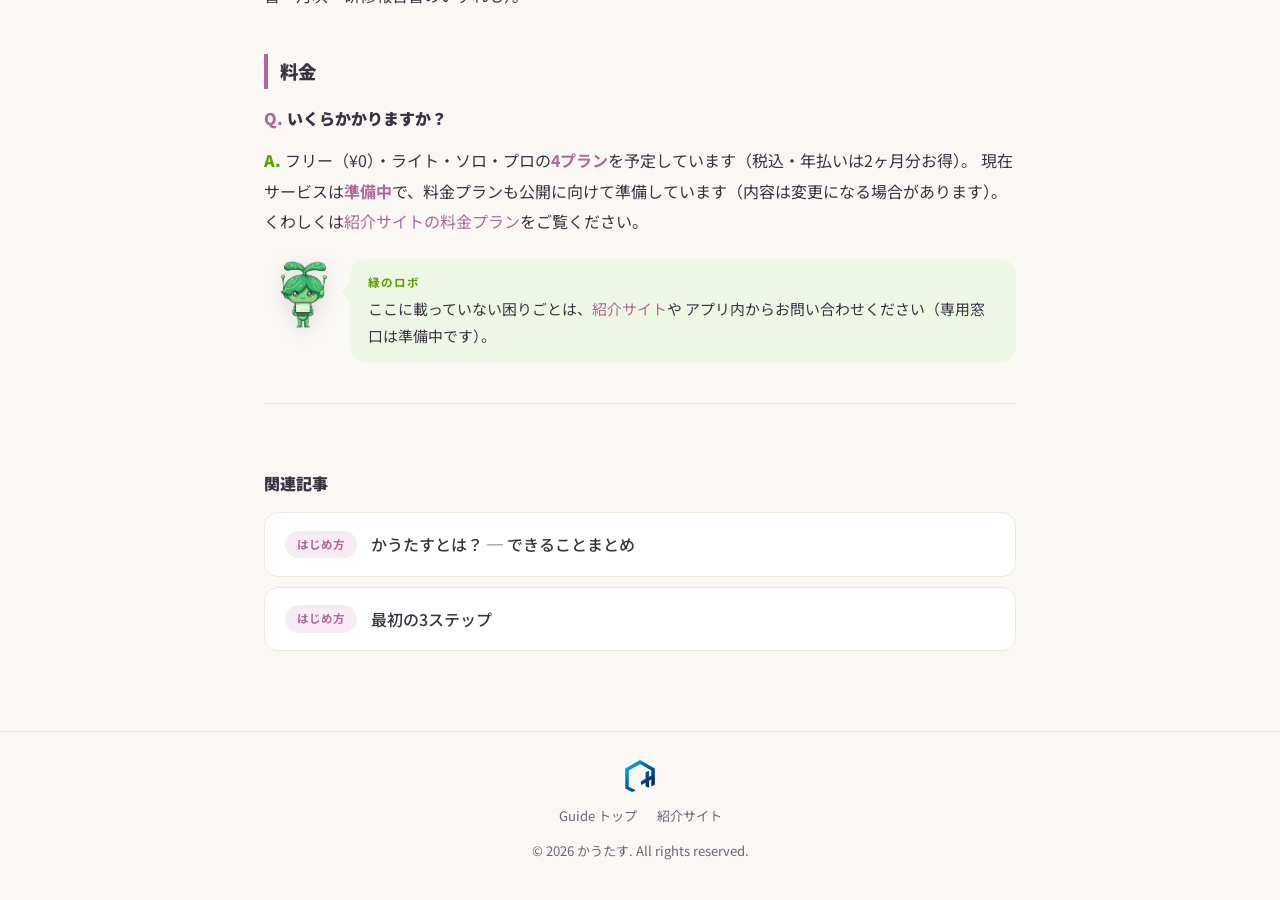
<file: guide/faq.html>
<!DOCTYPE html>
<html lang="ja">
<head>
  <meta charset="UTF-8">
  <meta name="viewport" content="width=device-width, initial-scale=1.0">
  <title>よくある質問（FAQ） | かうたす Guide</title>
  <meta name="description" content="かうたすのよくある質問。データの安全性、複数端末での利用、削除の注意、ログインできないとき、料金について。">
  <link rel="icon" href="/favicon.ico" sizes="any">
  <link rel="icon" href="/favicon.svg" type="image/svg+xml">
  <link rel="icon" type="image/png" sizes="32x32" href="/favicon-32.png">
  <link rel="apple-touch-icon" href="/apple-touch-icon.png">
  <link rel="stylesheet" href="guide.css">
  <style>
    @import url('https://fonts.googleapis.com/css2?family=Noto+Sans+JP:wght@400;500;700;900&display=swap');
    .faq-q { font-weight: 900; margin: 30px 0 6px; }
    .faq-q::before { content: 'Q. '; color: var(--accent); }
    .faq-a { margin: 0 0 8px; }
    .faq-a::before { content: 'A. '; color: #58a002; font-weight: 900; }
  </style>
</head>
<body>

  <header class="g-header">
    <a class="g-logo" href="../"><img class="g-logo-mark" src="/public/images/logo-mark.png" alt="">かうたす<span>Guide</span></a>
    <div class="g-header-right">
      <a class="g-back" href="index.html">← Guide トップへ</a>
      <span class="g-cta is-soon" aria-disabled="true">無料で試す<span class="soon-tag">準備中</span></span>
    </div>
  </header>

  <main class="g-main">
    <article class="g-article">

      <div class="g-breadcrumb">
        <a href="index.html">Guide</a> ／ <a href="index.html#categories">FAQ</a> ／ よくある質問
      </div>

      <div class="g-art-head">
        <img src="../public/images/characters/human-relax.webp" alt="カウンセラー">
        <div>
          <h1>よくある質問（FAQ）</h1>
          <div class="g-art-meta">カテゴリ：FAQ</div>
        </div>
      </div>

      <h2>データについて</h2>

      <p class="faq-q">クライアントの記録は安全ですか？</p>
      <p class="faq-a">
        データはクラウドに保存され、<b>利用者ごとに厳密に分離</b>されています。他の利用者からあなたの記録は見えません。
        カルテの「非公開メモ」「報告書に含めない内容」は、報告書をつくる際にも配慮される設計です。
      </p>

      <p class="faq-q">別のPCやスマホからも使えますか？</p>
      <p class="faq-a">
        使えます。クライアント・予定・カルテ・請求書などの基本データはクラウド保存なので、
        同じアカウントでログインすればどの端末でも同じです。
      </p>
      <div class="g-chara is-note">
        <img src="../public/images/characters/rabbit-front.webp" alt="白うさぎ">
        <div class="g-bubble"><span class="g-who">ほとんど同じだよ</span>
          カルテのテンプレートもクラウド保存だから、別の端末でもそのまま使えるの。
          画面の表示設定（カレンダーの見た目、ロビーの並び順など）だけは端末ごとの保存だよ。
        </div>
      </div>

      <p class="faq-q">オフラインでも使えますか？</p>
      <p class="faq-a">いいえ、インターネット接続が必要です。接続がないと保存・読み込みができません。</p>

      <p class="faq-q">削除したデータは戻せますか？</p>
      <p class="faq-a">
        戻せません。クライアント・カルテ・請求書の削除は、確認ダイアログのあと<b>完全に削除</b>されます。
        予定を削除すると、その繰り返し分もまとめて消えます。削除の前にひと呼吸おいてください。
      </p>

      <h2>ログイン・アカウント</h2>

      <p class="faq-q">ログインできません</p>
      <p class="faq-a">表示されるメッセージで対処が変わります：</p>
      <ul>
        <li>「メールアドレスまたはパスワードが正しくありません。」→ 入力を確認。忘れた場合は「パスワードをお忘れですか？」からリセット</li>
        <li>「メールアドレスが確認されていません。」→ 登録時に届いた<b>確認メールのリンク</b>を先にクリック</li>
        <li>原因不明のエラー（500など）→ サーバー側の一時的な問題のことがあります。時間をおいても直らなければ運営へお問い合わせください</li>
      </ul>

      <p class="faq-q">Googleアカウントでも登録できますか？</p>
      <p class="faq-a">できます。ログイン画面の「Googleで登録」「Googleでログイン」からどうぞ。</p>

      <p class="faq-q">長い期間の繰り返し予定も登録できますか？</p>
      <p class="faq-a">
        できます。「繰り返し」を選んで<b>「終了日」</b>を設定すれば、その日までの予定が
        まとめてカレンダーに並びます。
      </p>

      <p class="faq-q">保存した報告書は、あとから見返せますか？</p>
      <p class="faq-a">
        はい。保存した報告書は<b>一覧から再表示・プレビュー・印刷</b>できます
        （セッション報告書・経過報告書・月次・研修報告書のいずれも）。
      </p>

      <h2>料金</h2>

      <p class="faq-q">いくらかかりますか？</p>
      <p class="faq-a">
        フリー（¥0）・ライト・ソロ・プロの<b>4プラン</b>を予定しています（税込・年払いは2ヶ月分お得）。
        現在サービスは<b>準備中</b>で、料金プランも公開に向けて準備しています（内容は変更になる場合があります）。
        くわしくは<a href="../#pricing">紹介サイトの料金プラン</a>をご覧ください。
      </p>

      <div class="g-chara is-tip">
        <img src="../public/images/characters/green-work.webp" alt="緑のロボ">
        <div class="g-bubble"><span class="g-who">緑のロボ</span>
          ここに載っていない困りごとは、<a href="../#scene-cta">紹介サイト</a>や
          アプリ内からお問い合わせください（専用窓口は準備中です）。
        </div>
      </div>

      <div class="g-related">
        <h2>関連記事</h2>
        <div class="g-articles">
          <a class="g-article-link" href="what-is-cautas.html">
            <span class="g-art-cat">はじめ方</span>かうたすとは？ ─ できることまとめ
          </a>
          <a class="g-article-link" href="first-3-steps.html">
            <span class="g-art-cat">はじめ方</span>最初の3ステップ
          </a>
        </div>
      </div>

    </article>
  </main>

  <footer class="g-footer">
    <img class="g-foot-mark" src="/public/images/logo-mark.png" alt="かうたす ロゴ">
    <a href="index.html">Guide トップ</a><a href="../">紹介サイト</a>
    <p style="margin-top:10px">© 2026 かうたす. All rights reserved.</p>
  </footer>

</body>
</html>
</file>
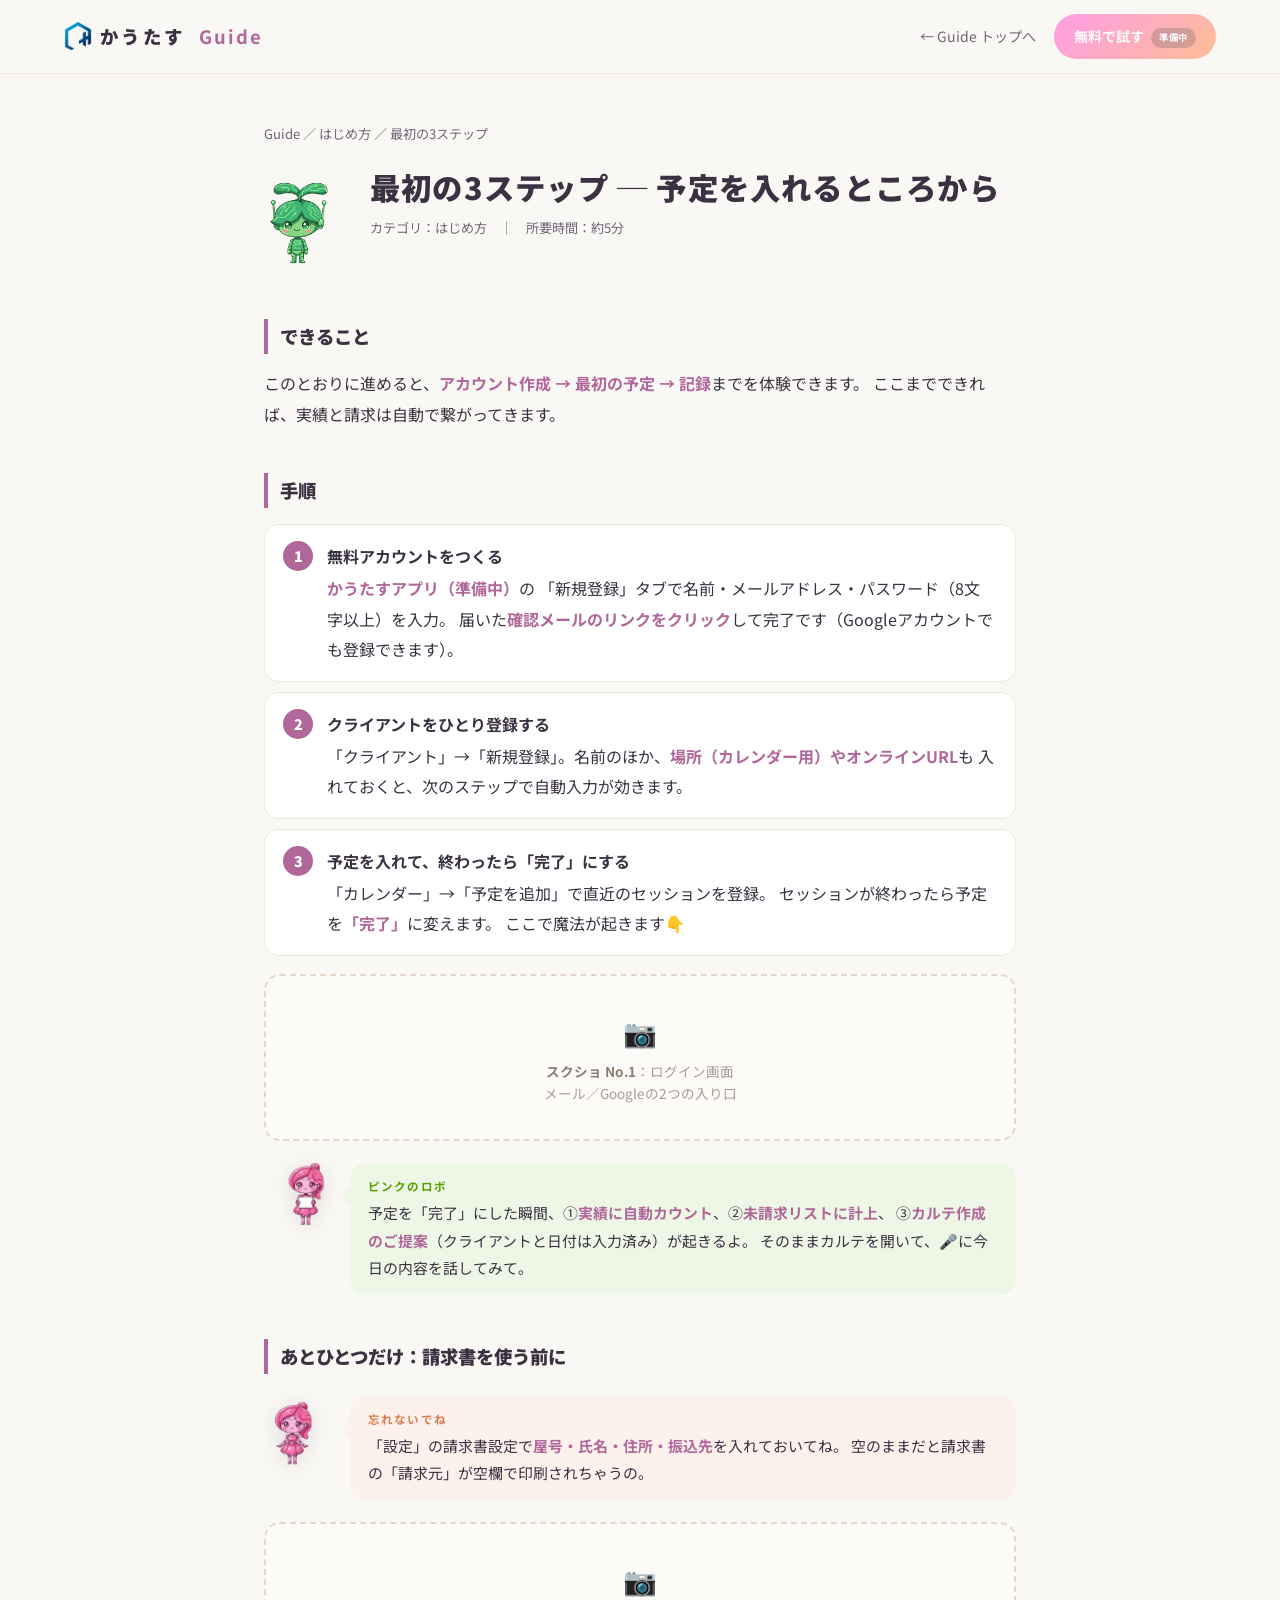
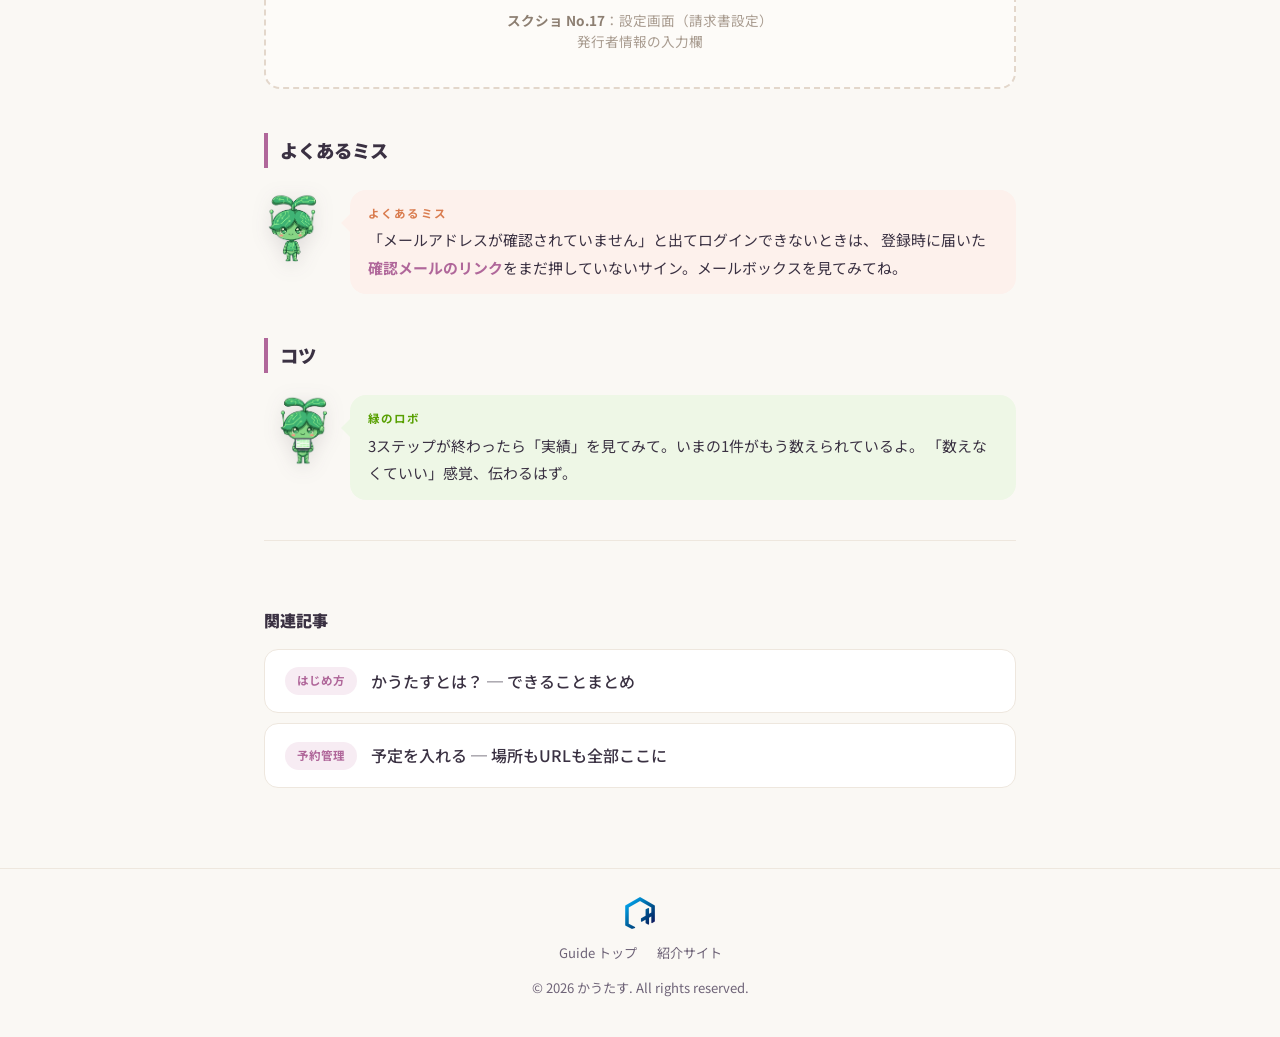
<file: guide/first-3-steps.html>
<!DOCTYPE html>
<html lang="ja">
<head>
  <meta charset="UTF-8">
  <meta name="viewport" content="width=device-width, initial-scale=1.0">
  <title>最初の3ステップ ─ 予定を入れるところから | かうたす Guide</title>
  <meta name="description" content="かうたすの始め方。無料アカウント作成、発行者情報とクライアントの登録、最初の予定→記録までを図解で説明します。">
  <link rel="icon" href="/favicon.ico" sizes="any">
  <link rel="icon" href="/favicon.svg" type="image/svg+xml">
  <link rel="icon" type="image/png" sizes="32x32" href="/favicon-32.png">
  <link rel="apple-touch-icon" href="/apple-touch-icon.png">
  <link rel="stylesheet" href="guide.css">
  <style>
    @import url('https://fonts.googleapis.com/css2?family=Noto+Sans+JP:wght@400;500;700;900&display=swap');
  </style>
</head>
<body>

  <header class="g-header">
    <a class="g-logo" href="../"><img class="g-logo-mark" src="/public/images/logo-mark.png" alt="">かうたす<span>Guide</span></a>
    <div class="g-header-right">
      <a class="g-back" href="index.html">← Guide トップへ</a>
      <span class="g-cta is-soon" aria-disabled="true">無料で試す<span class="soon-tag">準備中</span></span>
    </div>
  </header>

  <main class="g-main">
    <article class="g-article">

      <div class="g-breadcrumb">
        <a href="index.html">Guide</a> ／ <a href="index.html#categories">はじめ方</a> ／ 最初の3ステップ
      </div>

      <div class="g-art-head">
        <img src="../public/images/characters/green-front.webp" alt="緑のロボ">
        <div>
          <h1>最初の3ステップ ─ 予定を入れるところから</h1>
          <div class="g-art-meta">カテゴリ：はじめ方　｜　所要時間：約5分</div>
        </div>
      </div>

      <h2>できること</h2>
      <p>
        このとおりに進めると、<b>アカウント作成 → 最初の予定 → 記録</b>までを体験できます。
        ここまでできれば、実績と請求は自動で繋がってきます。
      </p>

      <h2>手順</h2>
      <ol class="g-steps">
        <li>
          <b>無料アカウントをつくる</b>
          <b>かうたすアプリ（準備中）</b>の
          「新規登録」タブで名前・メールアドレス・パスワード（8文字以上）を入力。
          届いた<b>確認メールのリンクをクリック</b>して完了です（Googleアカウントでも登録できます）。
        </li>
        <li>
          <b>クライアントをひとり登録する</b>
          「クライアント」→「新規登録」。名前のほか、<b>場所（カレンダー用）やオンラインURL</b>も
          入れておくと、次のステップで自動入力が効きます。
        </li>
        <li>
          <b>予定を入れて、終わったら「完了」にする</b>
          「カレンダー」→「予定を追加」で直近のセッションを登録。
          セッションが終わったら予定を<b>「完了」</b>に変えます。
          ここで魔法が起きます👇
        </li>
      </ol>

      <div class="g-shot">
        <span class="g-shot-icon">📷</span>
        <b>スクショ No.1</b>：ログイン画面<br>メール／Googleの2つの入り口
      </div>

      <div class="g-chara is-tip">
        <img src="../public/images/characters/pink-work.webp" alt="ピンクのロボ">
        <div class="g-bubble"><span class="g-who">ピンクのロボ</span>
          予定を「完了」にした瞬間、①<b>実績に自動カウント</b>、②<b>未請求リストに計上</b>、
          ③<b>カルテ作成のご提案</b>（クライアントと日付は入力済み）が起きるよ。
          そのままカルテを開いて、🎤に今日の内容を話してみて。
        </div>
      </div>

      <h2>あとひとつだけ：請求書を使う前に</h2>
      <div class="g-chara is-note">
        <img src="../public/images/characters/pink-front.webp" alt="ピンクのロボ">
        <div class="g-bubble"><span class="g-who">忘れないでね</span>
          「設定」の請求書設定で<b>屋号・氏名・住所・振込先</b>を入れておいてね。
          空のままだと請求書の「請求元」が空欄で印刷されちゃうの。
        </div>
      </div>

      <div class="g-shot">
        <span class="g-shot-icon">📷</span>
        <b>スクショ No.17</b>：設定画面（請求書設定）<br>発行者情報の入力欄
      </div>

      <h2>よくあるミス</h2>
      <div class="g-chara is-note">
        <img src="../public/images/characters/green-front.webp" alt="緑のロボ">
        <div class="g-bubble"><span class="g-who">よくあるミス</span>
          「メールアドレスが確認されていません」と出てログインできないときは、
          登録時に届いた<b>確認メールのリンク</b>をまだ押していないサイン。メールボックスを見てみてね。
        </div>
      </div>

      <h2>コツ</h2>
      <div class="g-chara is-tip">
        <img src="../public/images/characters/green-work.webp" alt="緑のロボ">
        <div class="g-bubble"><span class="g-who">緑のロボ</span>
          3ステップが終わったら「実績」を見てみて。いまの1件がもう数えられているよ。
          「数えなくていい」感覚、伝わるはず。
        </div>
      </div>

      <div class="g-related">
        <h2>関連記事</h2>
        <div class="g-articles">
          <a class="g-article-link" href="what-is-cautas.html">
            <span class="g-art-cat">はじめ方</span>かうたすとは？ ─ できることまとめ
          </a>
          <a class="g-article-link" href="calendar.html">
            <span class="g-art-cat">予約管理</span>予定を入れる ─ 場所もURLも全部ここに
          </a>
        </div>
      </div>

    </article>
  </main>

  <footer class="g-footer">
    <img class="g-foot-mark" src="/public/images/logo-mark.png" alt="かうたす ロゴ">
    <a href="index.html">Guide トップ</a><a href="../">紹介サイト</a>
    <p style="margin-top:10px">© 2026 かうたす. All rights reserved.</p>
  </footer>

</body>
</html>
</file>
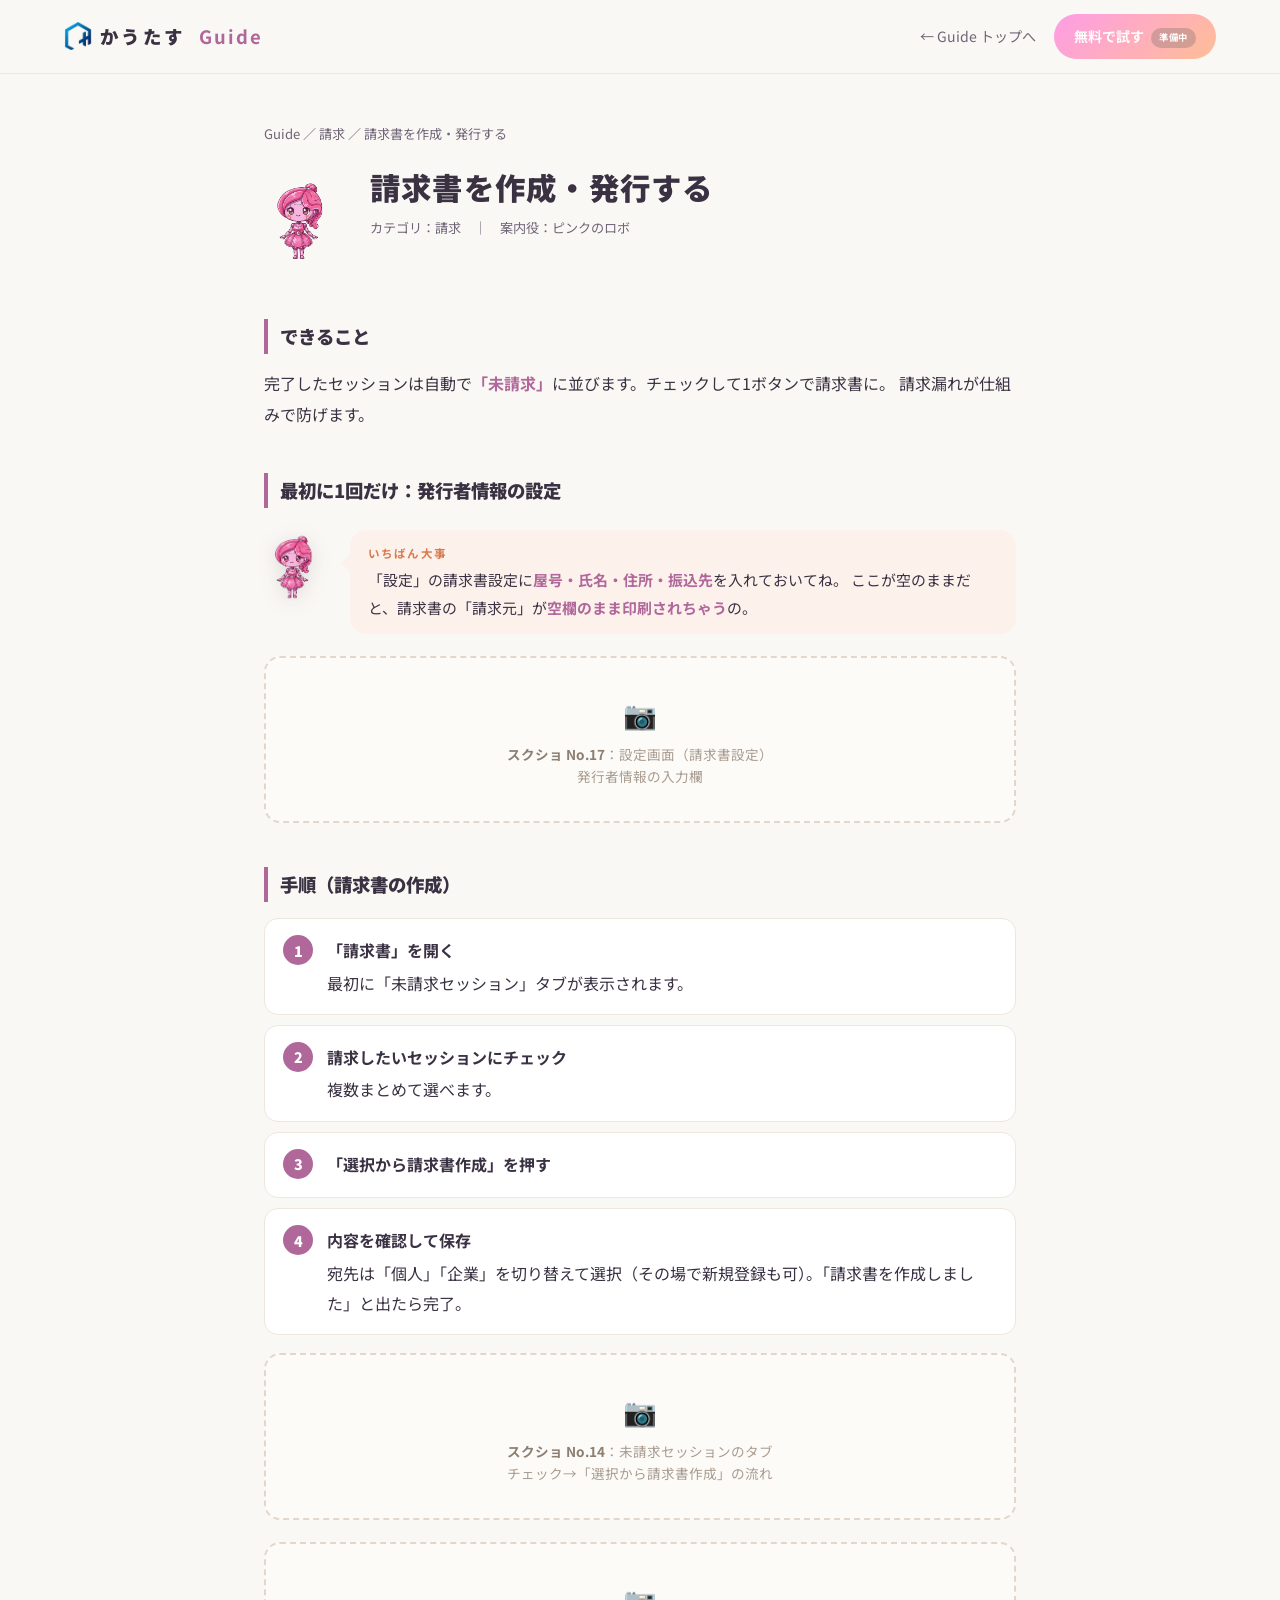
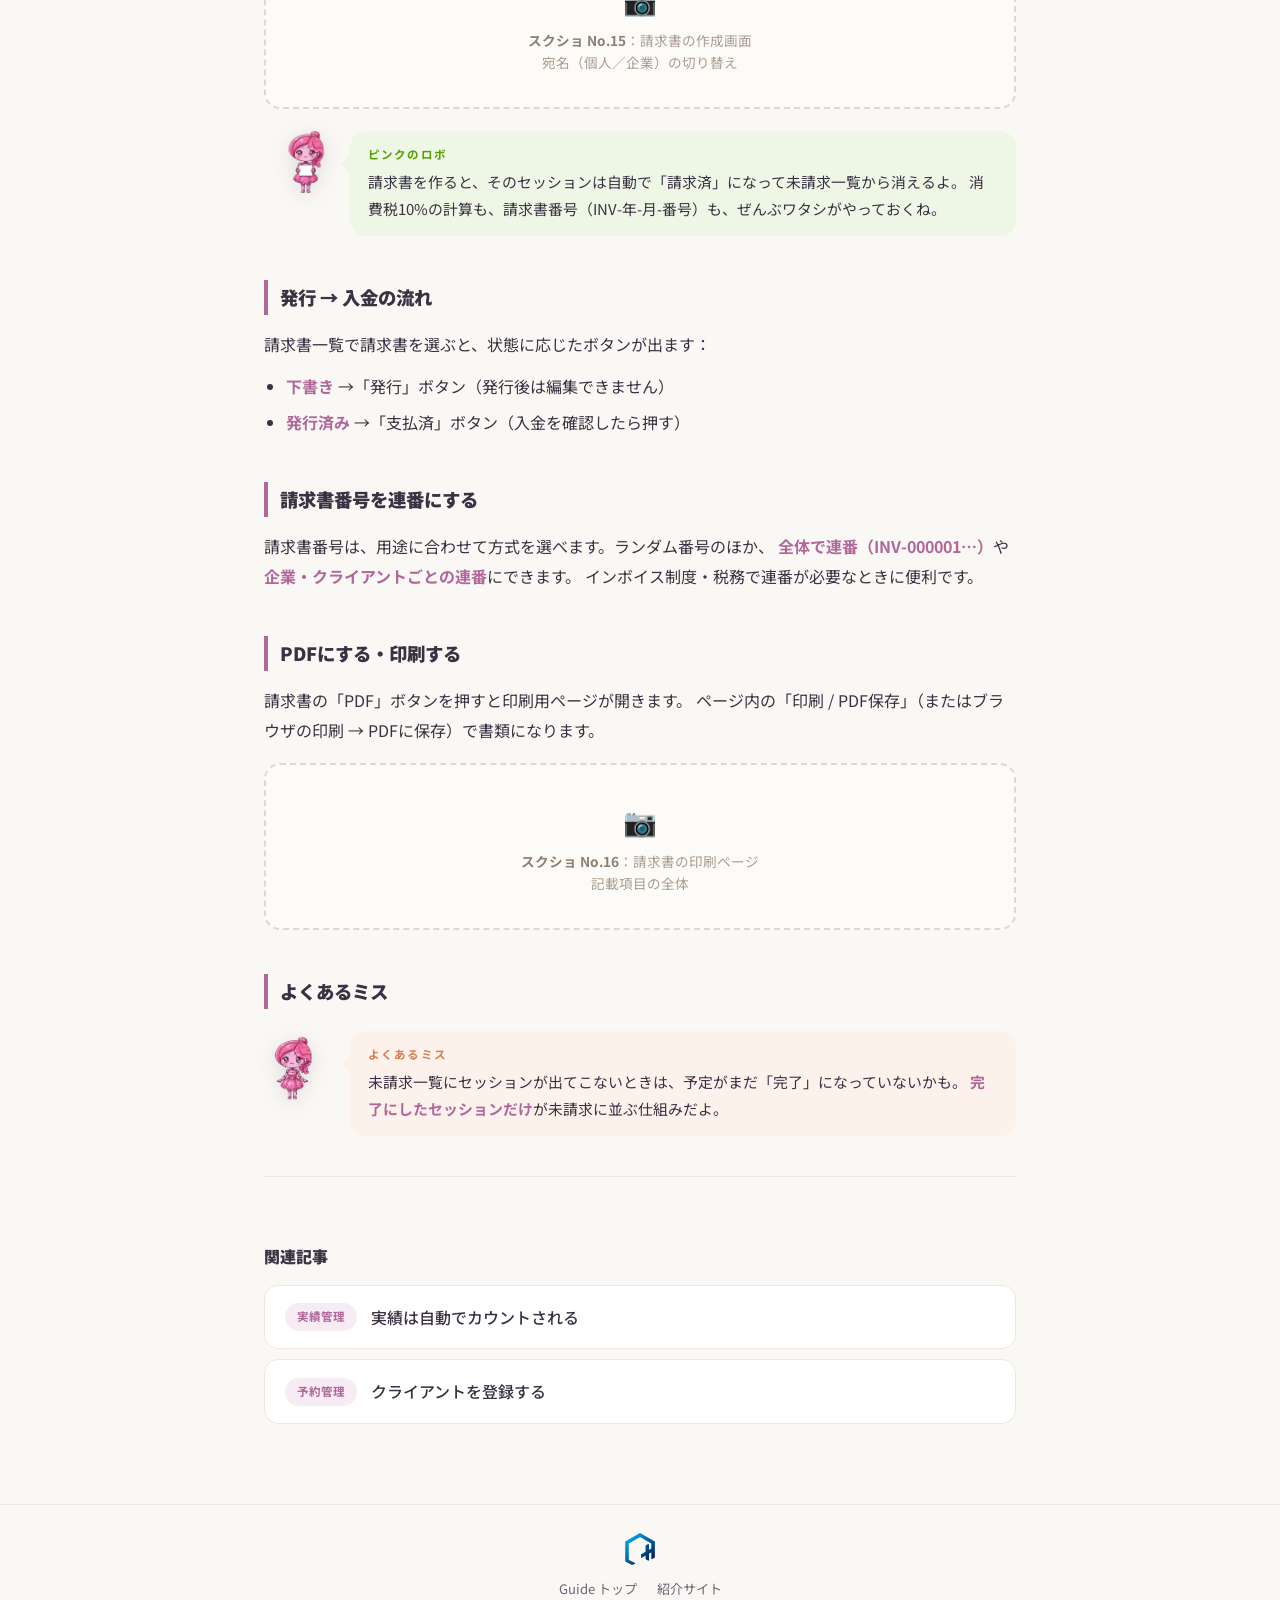
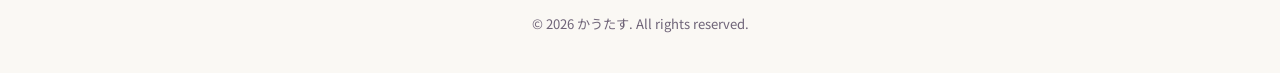
<file: guide/invoice.html>
<!DOCTYPE html>
<html lang="ja">
<head>
  <meta charset="UTF-8">
  <meta name="viewport" content="width=device-width, initial-scale=1.0">
  <title>請求書を作成・発行する | かうたす Guide</title>
  <meta name="description" content="かうたすの請求。未請求セッションからの請求書作成、発行・入金の流れ、PDF保存、発行者情報の設定を図解で説明します。">
  <link rel="icon" href="/favicon.ico" sizes="any">
  <link rel="icon" href="/favicon.svg" type="image/svg+xml">
  <link rel="icon" type="image/png" sizes="32x32" href="/favicon-32.png">
  <link rel="apple-touch-icon" href="/apple-touch-icon.png">
  <link rel="stylesheet" href="guide.css">
  <style>
    @import url('https://fonts.googleapis.com/css2?family=Noto+Sans+JP:wght@400;500;700;900&display=swap');
  </style>
</head>
<body>

  <header class="g-header">
    <a class="g-logo" href="../"><img class="g-logo-mark" src="/public/images/logo-mark.png" alt="">かうたす<span>Guide</span></a>
    <div class="g-header-right">
      <a class="g-back" href="index.html">← Guide トップへ</a>
      <span class="g-cta is-soon" aria-disabled="true">無料で試す<span class="soon-tag">準備中</span></span>
    </div>
  </header>

  <main class="g-main">
    <article class="g-article">

      <div class="g-breadcrumb">
        <a href="index.html">Guide</a> ／ <a href="index.html#categories">請求</a> ／ 請求書を作成・発行する
      </div>

      <div class="g-art-head">
        <img src="../public/images/characters/pink-front.webp" alt="ピンクのロボ">
        <div>
          <h1>請求書を作成・発行する</h1>
          <div class="g-art-meta">カテゴリ：請求　｜　案内役：ピンクのロボ</div>
        </div>
      </div>

      <h2>できること</h2>
      <p>
        完了したセッションは自動で<b>「未請求」</b>に並びます。チェックして1ボタンで請求書に。
        請求漏れが仕組みで防げます。
      </p>

      <h2>最初に1回だけ：発行者情報の設定</h2>
      <div class="g-chara is-note">
        <img src="../public/images/characters/pink-front.webp" alt="ピンクのロボ">
        <div class="g-bubble"><span class="g-who">いちばん大事</span>
          「設定」の請求書設定に<b>屋号・氏名・住所・振込先</b>を入れておいてね。
          ここが空のままだと、請求書の「請求元」が<b>空欄のまま印刷されちゃう</b>の。
        </div>
      </div>

      <div class="g-shot">
        <span class="g-shot-icon">📷</span>
        <b>スクショ No.17</b>：設定画面（請求書設定）<br>発行者情報の入力欄
      </div>

      <h2>手順（請求書の作成）</h2>
      <ol class="g-steps">
        <li><b>「請求書」を開く</b>最初に「未請求セッション」タブが表示されます。</li>
        <li><b>請求したいセッションにチェック</b>複数まとめて選べます。</li>
        <li><b>「選択から請求書作成」を押す</b></li>
        <li><b>内容を確認して保存</b>宛先は「個人」「企業」を切り替えて選択（その場で新規登録も可）。「請求書を作成しました」と出たら完了。</li>
      </ol>

      <div class="g-shot">
        <span class="g-shot-icon">📷</span>
        <b>スクショ No.14</b>：未請求セッションのタブ<br>チェック→「選択から請求書作成」の流れ
      </div>

      <div class="g-shot">
        <span class="g-shot-icon">📷</span>
        <b>スクショ No.15</b>：請求書の作成画面<br>宛名（個人／企業）の切り替え
      </div>

      <div class="g-chara is-tip">
        <img src="../public/images/characters/pink-work.webp" alt="ピンクのロボ">
        <div class="g-bubble"><span class="g-who">ピンクのロボ</span>
          請求書を作ると、そのセッションは自動で「請求済」になって未請求一覧から消えるよ。
          消費税10%の計算も、請求書番号（INV-年-月-番号）も、ぜんぶワタシがやっておくね。
        </div>
      </div>

      <h2>発行 → 入金の流れ</h2>
      <p>請求書一覧で請求書を選ぶと、状態に応じたボタンが出ます：</p>
      <ul>
        <li><b>下書き</b> →「発行」ボタン（発行後は編集できません）</li>
        <li><b>発行済み</b> →「支払済」ボタン（入金を確認したら押す）</li>
      </ul>

      <h2>請求書番号を連番にする</h2>
      <p>
        請求書番号は、用途に合わせて方式を選べます。ランダム番号のほか、
        <b>全体で連番（INV-000001…）</b>や<b>企業・クライアントごとの連番</b>にできます。
        インボイス制度・税務で連番が必要なときに便利です。
      </p>

      <h2>PDFにする・印刷する</h2>
      <p>
        請求書の「PDF」ボタンを押すと印刷用ページが開きます。
        ページ内の「印刷 / PDF保存」（またはブラウザの印刷 → PDFに保存）で書類になります。
      </p>

      <div class="g-shot">
        <span class="g-shot-icon">📷</span>
        <b>スクショ No.16</b>：請求書の印刷ページ<br>記載項目の全体
      </div>

      <h2>よくあるミス</h2>
      <div class="g-chara is-note">
        <img src="../public/images/characters/pink-front.webp" alt="ピンクのロボ">
        <div class="g-bubble"><span class="g-who">よくあるミス</span>
          未請求一覧にセッションが出てこないときは、予定がまだ「完了」になっていないかも。
          <b>完了にしたセッションだけ</b>が未請求に並ぶ仕組みだよ。
        </div>
      </div>

      <div class="g-related">
        <h2>関連記事</h2>
        <div class="g-articles">
          <a class="g-article-link" href="performance.html">
            <span class="g-art-cat">実績管理</span>実績は自動でカウントされる
          </a>
          <a class="g-article-link" href="clients.html">
            <span class="g-art-cat">予約管理</span>クライアントを登録する
          </a>
        </div>
      </div>

    </article>
  </main>

  <footer class="g-footer">
    <img class="g-foot-mark" src="/public/images/logo-mark.png" alt="かうたす ロゴ">
    <a href="index.html">Guide トップ</a><a href="../">紹介サイト</a>
    <p style="margin-top:10px">© 2026 かうたす. All rights reserved.</p>
  </footer>

</body>
</html>
</file>
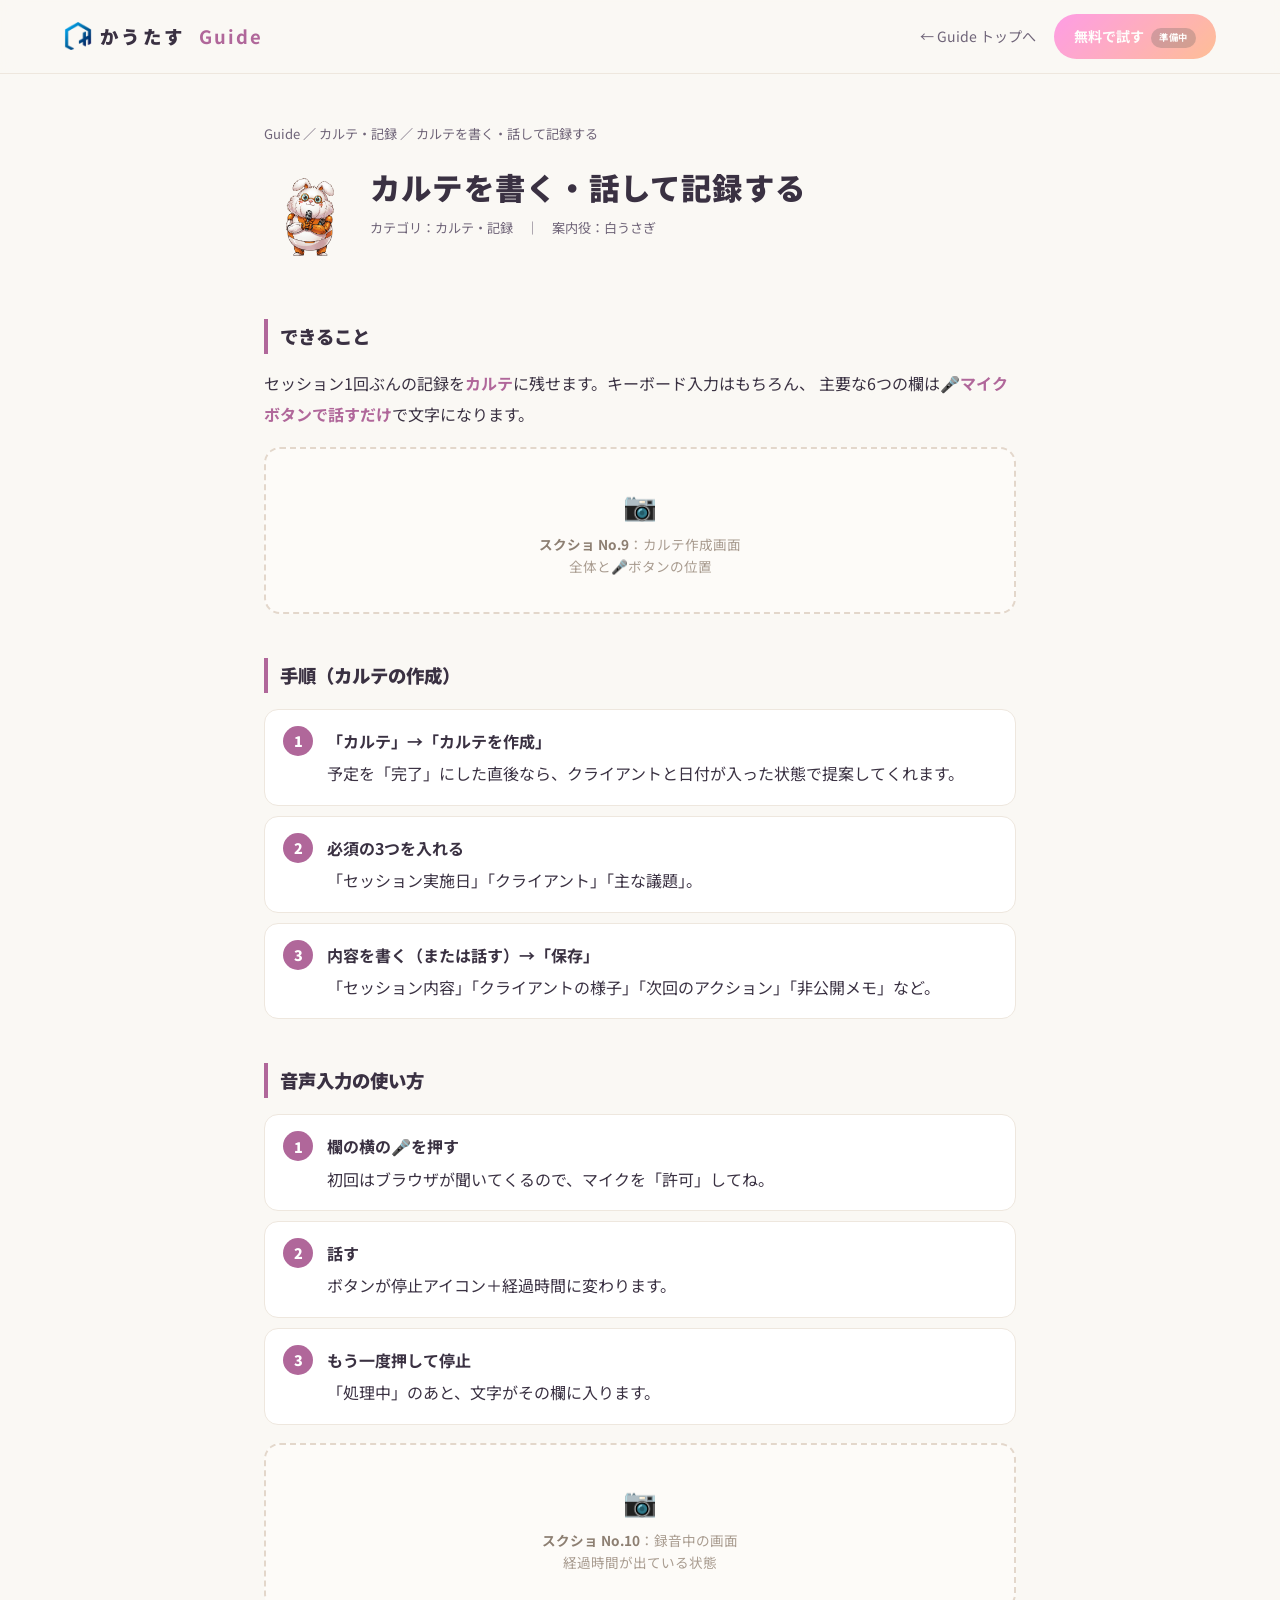
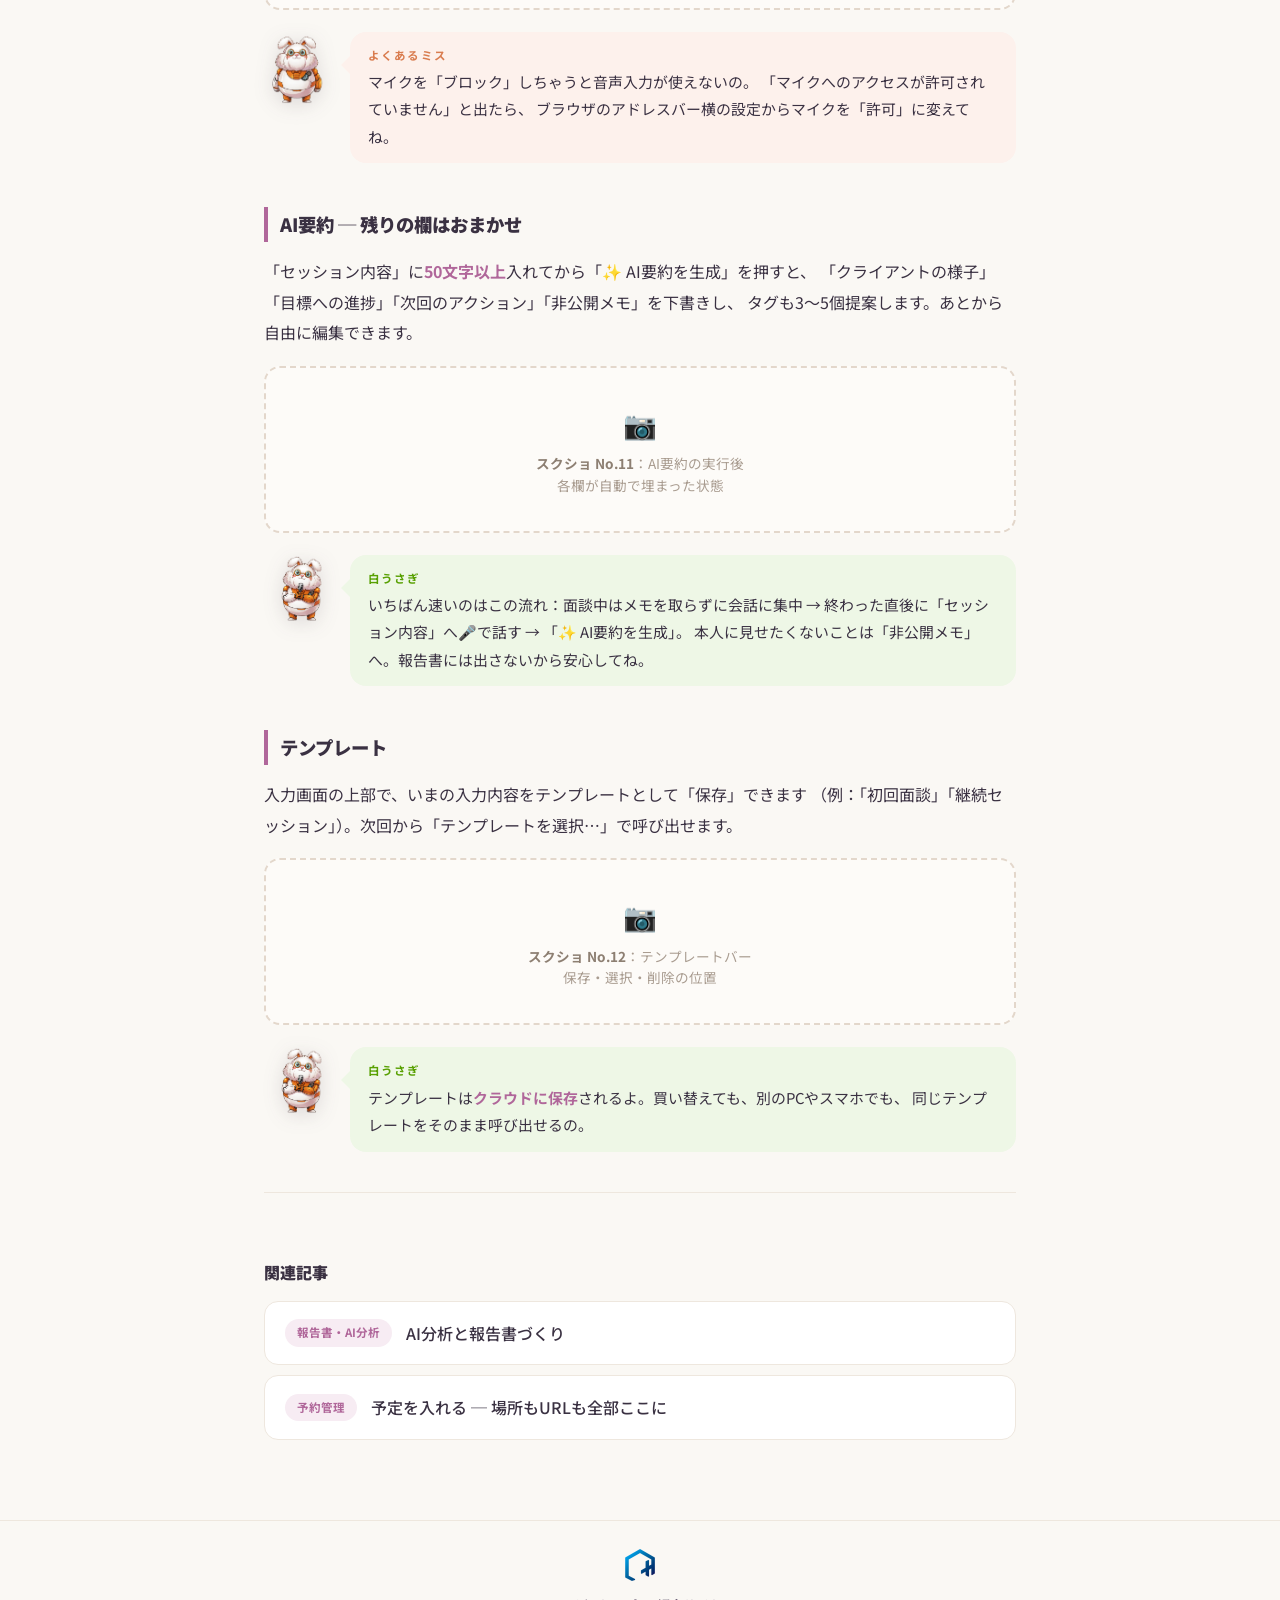
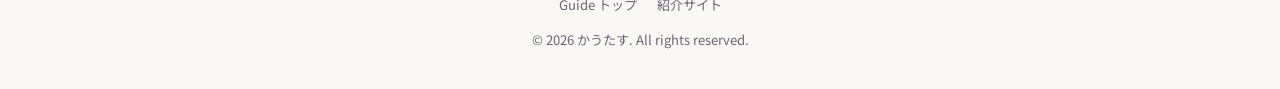
<file: guide/karte.html>
<!DOCTYPE html>
<html lang="ja">
<head>
  <meta charset="UTF-8">
  <meta name="viewport" content="width=device-width, initial-scale=1.0">
  <title>カルテを書く・話して記録する | かうたす Guide</title>
  <meta name="description" content="かうたすのカルテ作成。音声入力（マイクボタン）の使い方、AI要約、テンプレートの注意点を図解で説明します。">
  <link rel="icon" href="/favicon.ico" sizes="any">
  <link rel="icon" href="/favicon.svg" type="image/svg+xml">
  <link rel="icon" type="image/png" sizes="32x32" href="/favicon-32.png">
  <link rel="apple-touch-icon" href="/apple-touch-icon.png">
  <link rel="stylesheet" href="guide.css">
  <style>
    @import url('https://fonts.googleapis.com/css2?family=Noto+Sans+JP:wght@400;500;700;900&display=swap');
  </style>
</head>
<body>

  <header class="g-header">
    <a class="g-logo" href="../"><img class="g-logo-mark" src="/public/images/logo-mark.png" alt="">かうたす<span>Guide</span></a>
    <div class="g-header-right">
      <a class="g-back" href="index.html">← Guide トップへ</a>
      <span class="g-cta is-soon" aria-disabled="true">無料で試す<span class="soon-tag">準備中</span></span>
    </div>
  </header>

  <main class="g-main">
    <article class="g-article">

      <div class="g-breadcrumb">
        <a href="index.html">Guide</a> ／ <a href="index.html#categories">カルテ・記録</a> ／ カルテを書く・話して記録する
      </div>

      <div class="g-art-head">
        <img src="../public/images/characters/rabbit-work.webp" alt="白うさぎ">
        <div>
          <h1>カルテを書く・話して記録する</h1>
          <div class="g-art-meta">カテゴリ：カルテ・記録　｜　案内役：白うさぎ</div>
        </div>
      </div>

      <h2>できること</h2>
      <p>
        セッション1回ぶんの記録を<b>カルテ</b>に残せます。キーボード入力はもちろん、
        主要な6つの欄は<b>🎤マイクボタンで話すだけ</b>で文字になります。
      </p>

      <div class="g-shot">
        <span class="g-shot-icon">📷</span>
        <b>スクショ No.9</b>：カルテ作成画面<br>全体と🎤ボタンの位置
      </div>

      <h2>手順（カルテの作成）</h2>
      <ol class="g-steps">
        <li>
          <b>「カルテ」→「カルテを作成」</b>
          予定を「完了」にした直後なら、クライアントと日付が入った状態で提案してくれます。
        </li>
        <li>
          <b>必須の3つを入れる</b>
          「セッション実施日」「クライアント」「主な議題」。
        </li>
        <li>
          <b>内容を書く（または話す）→「保存」</b>
          「セッション内容」「クライアントの様子」「次回のアクション」「非公開メモ」など。
        </li>
      </ol>

      <h2>音声入力の使い方</h2>
      <ol class="g-steps">
        <li><b>欄の横の🎤を押す</b>初回はブラウザが聞いてくるので、マイクを「許可」してね。</li>
        <li><b>話す</b>ボタンが停止アイコン＋経過時間に変わります。</li>
        <li><b>もう一度押して停止</b>「処理中」のあと、文字がその欄に入ります。</li>
      </ol>

      <div class="g-shot">
        <span class="g-shot-icon">📷</span>
        <b>スクショ No.10</b>：録音中の画面<br>経過時間が出ている状態
      </div>

      <div class="g-chara is-note">
        <img src="../public/images/characters/rabbit-front.webp" alt="白うさぎ">
        <div class="g-bubble"><span class="g-who">よくあるミス</span>
          マイクを「ブロック」しちゃうと音声入力が使えないの。
          「マイクへのアクセスが許可されていません」と出たら、
          ブラウザのアドレスバー横の設定からマイクを「許可」に変えてね。
        </div>
      </div>

      <h2>AI要約 ─ 残りの欄はおまかせ</h2>
      <p>
        「セッション内容」に<b>50文字以上</b>入れてから「✨ AI要約を生成」を押すと、
        「クライアントの様子」「目標への進捗」「次回のアクション」「非公開メモ」を下書きし、
        タグも3〜5個提案します。あとから自由に編集できます。
      </p>

      <div class="g-shot">
        <span class="g-shot-icon">📷</span>
        <b>スクショ No.11</b>：AI要約の実行後<br>各欄が自動で埋まった状態
      </div>

      <div class="g-chara is-tip">
        <img src="../public/images/characters/rabbit-work.webp" alt="白うさぎ">
        <div class="g-bubble"><span class="g-who">白うさぎ</span>
          いちばん速いのはこの流れ：面談中はメモを取らずに会話に集中 →
          終わった直後に「セッション内容」へ🎤で話す → 「✨ AI要約を生成」。
          本人に見せたくないことは「非公開メモ」へ。報告書には出さないから安心してね。
        </div>
      </div>

      <h2>テンプレート</h2>
      <p>
        入力画面の上部で、いまの入力内容をテンプレートとして「保存」できます
        （例：「初回面談」「継続セッション」）。次回から「テンプレートを選択…」で呼び出せます。
      </p>

      <div class="g-shot">
        <span class="g-shot-icon">📷</span>
        <b>スクショ No.12</b>：テンプレートバー<br>保存・選択・削除の位置
      </div>

      <div class="g-chara is-tip">
        <img src="../public/images/characters/rabbit-work.webp" alt="白うさぎ">
        <div class="g-bubble"><span class="g-who">白うさぎ</span>
          テンプレートは<b>クラウドに保存</b>されるよ。買い替えても、別のPCやスマホでも、
          同じテンプレートをそのまま呼び出せるの。
        </div>
      </div>

      <div class="g-related">
        <h2>関連記事</h2>
        <div class="g-articles">
          <a class="g-article-link" href="ai-report.html">
            <span class="g-art-cat">報告書・AI分析</span>AI分析と報告書づくり
          </a>
          <a class="g-article-link" href="calendar.html">
            <span class="g-art-cat">予約管理</span>予定を入れる ─ 場所もURLも全部ここに
          </a>
        </div>
      </div>

    </article>
  </main>

  <footer class="g-footer">
    <img class="g-foot-mark" src="/public/images/logo-mark.png" alt="かうたす ロゴ">
    <a href="index.html">Guide トップ</a><a href="../">紹介サイト</a>
    <p style="margin-top:10px">© 2026 かうたす. All rights reserved.</p>
  </footer>

</body>
</html>
</file>
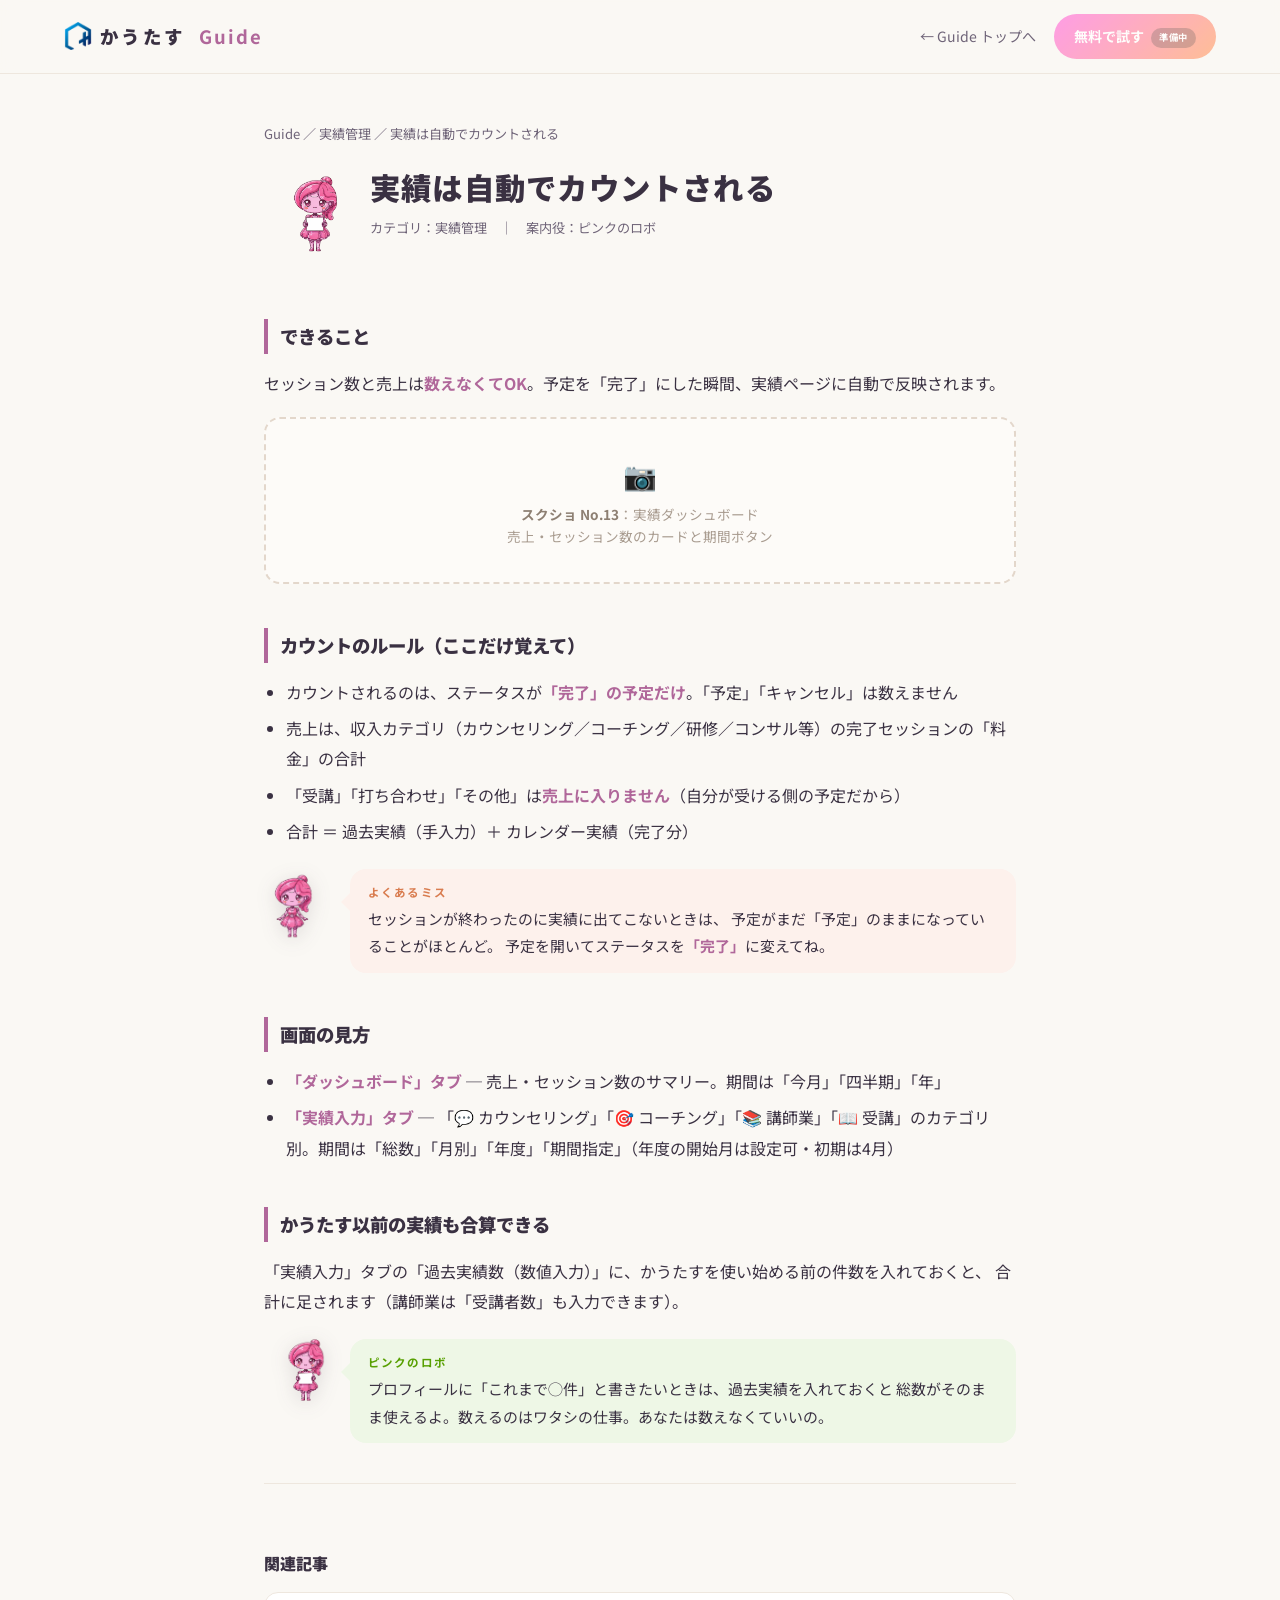
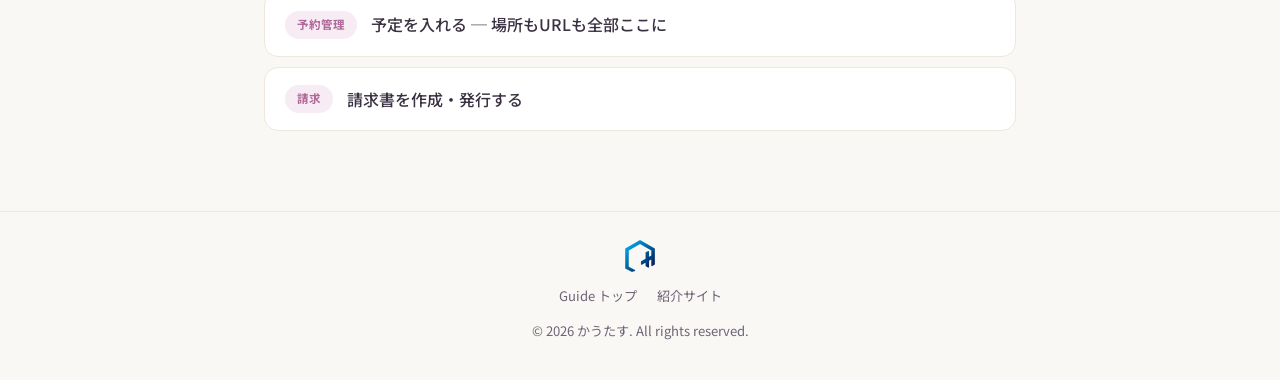
<file: guide/performance.html>
<!DOCTYPE html>
<html lang="ja">
<head>
  <meta charset="UTF-8">
  <meta name="viewport" content="width=device-width, initial-scale=1.0">
  <title>実績は自動でカウントされる | かうたす Guide</title>
  <meta name="description" content="かうたすの実績管理。完了セッションの自動カウント、売上の計算ルール、期間の切り替え、過去実績の手入力を説明します。">
  <link rel="icon" href="/favicon.ico" sizes="any">
  <link rel="icon" href="/favicon.svg" type="image/svg+xml">
  <link rel="icon" type="image/png" sizes="32x32" href="/favicon-32.png">
  <link rel="apple-touch-icon" href="/apple-touch-icon.png">
  <link rel="stylesheet" href="guide.css">
  <style>
    @import url('https://fonts.googleapis.com/css2?family=Noto+Sans+JP:wght@400;500;700;900&display=swap');
  </style>
</head>
<body>

  <header class="g-header">
    <a class="g-logo" href="../"><img class="g-logo-mark" src="/public/images/logo-mark.png" alt="">かうたす<span>Guide</span></a>
    <div class="g-header-right">
      <a class="g-back" href="index.html">← Guide トップへ</a>
      <span class="g-cta is-soon" aria-disabled="true">無料で試す<span class="soon-tag">準備中</span></span>
    </div>
  </header>

  <main class="g-main">
    <article class="g-article">

      <div class="g-breadcrumb">
        <a href="index.html">Guide</a> ／ <a href="index.html#categories">実績管理</a> ／ 実績は自動でカウントされる
      </div>

      <div class="g-art-head">
        <img src="../public/images/characters/pink-work.webp" alt="ピンクのロボ">
        <div>
          <h1>実績は自動でカウントされる</h1>
          <div class="g-art-meta">カテゴリ：実績管理　｜　案内役：ピンクのロボ</div>
        </div>
      </div>

      <h2>できること</h2>
      <p>
        セッション数と売上は<b>数えなくてOK</b>。予定を「完了」にした瞬間、実績ページに自動で反映されます。
      </p>

      <div class="g-shot">
        <span class="g-shot-icon">📷</span>
        <b>スクショ No.13</b>：実績ダッシュボード<br>売上・セッション数のカードと期間ボタン
      </div>

      <h2>カウントのルール（ここだけ覚えて）</h2>
      <ul>
        <li>カウントされるのは、ステータスが<b>「完了」の予定だけ</b>。「予定」「キャンセル」は数えません</li>
        <li>売上は、収入カテゴリ（カウンセリング／コーチング／研修／コンサル等）の完了セッションの「料金」の合計</li>
        <li>「受講」「打ち合わせ」「その他」は<b>売上に入りません</b>（自分が受ける側の予定だから）</li>
        <li>合計 ＝ 過去実績（手入力）＋ カレンダー実績（完了分）</li>
      </ul>

      <div class="g-chara is-note">
        <img src="../public/images/characters/pink-front.webp" alt="ピンクのロボ">
        <div class="g-bubble"><span class="g-who">よくあるミス</span>
          セッションが終わったのに実績に出てこないときは、
          予定がまだ「予定」のままになっていることがほとんど。
          予定を開いてステータスを<b>「完了」</b>に変えてね。
        </div>
      </div>

      <h2>画面の見方</h2>
      <ul>
        <li><b>「ダッシュボード」タブ</b> ─ 売上・セッション数のサマリー。期間は「今月」「四半期」「年」</li>
        <li><b>「実績入力」タブ</b> ─ 「💬 カウンセリング」「🎯 コーチング」「📚 講師業」「📖 受講」のカテゴリ別。期間は「総数」「月別」「年度」「期間指定」（年度の開始月は設定可・初期は4月）</li>
      </ul>

      <h2>かうたす以前の実績も合算できる</h2>
      <p>
        「実績入力」タブの「過去実績数（数値入力）」に、かうたすを使い始める前の件数を入れておくと、
        合計に足されます（講師業は「受講者数」も入力できます）。
      </p>

      <div class="g-chara is-tip">
        <img src="../public/images/characters/pink-work.webp" alt="ピンクのロボ">
        <div class="g-bubble"><span class="g-who">ピンクのロボ</span>
          プロフィールに「これまで◯件」と書きたいときは、過去実績を入れておくと
          総数がそのまま使えるよ。数えるのはワタシの仕事。あなたは数えなくていいの。
        </div>
      </div>

      <div class="g-related">
        <h2>関連記事</h2>
        <div class="g-articles">
          <a class="g-article-link" href="calendar.html">
            <span class="g-art-cat">予約管理</span>予定を入れる ─ 場所もURLも全部ここに
          </a>
          <a class="g-article-link" href="invoice.html">
            <span class="g-art-cat">請求</span>請求書を作成・発行する
          </a>
        </div>
      </div>

    </article>
  </main>

  <footer class="g-footer">
    <img class="g-foot-mark" src="/public/images/logo-mark.png" alt="かうたす ロゴ">
    <a href="index.html">Guide トップ</a><a href="../">紹介サイト</a>
    <p style="margin-top:10px">© 2026 かうたす. All rights reserved.</p>
  </footer>

</body>
</html>
</file>
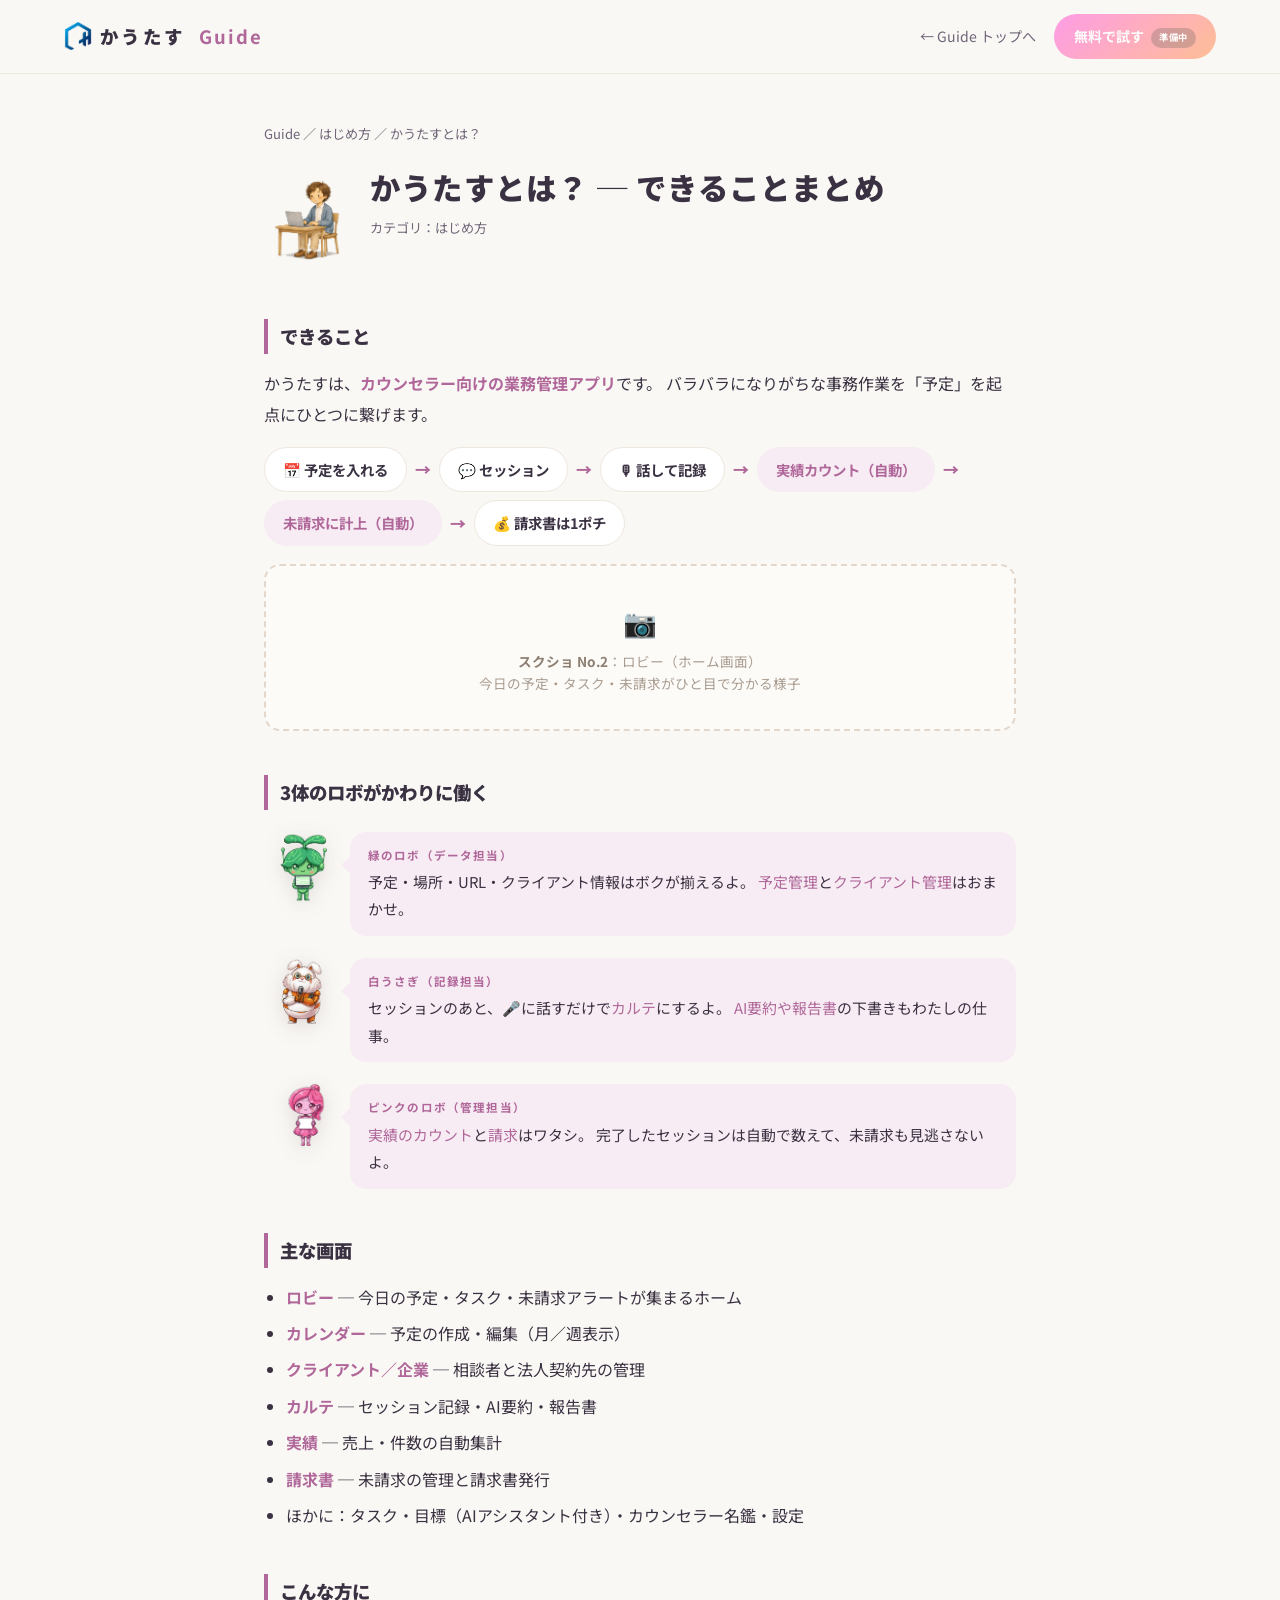
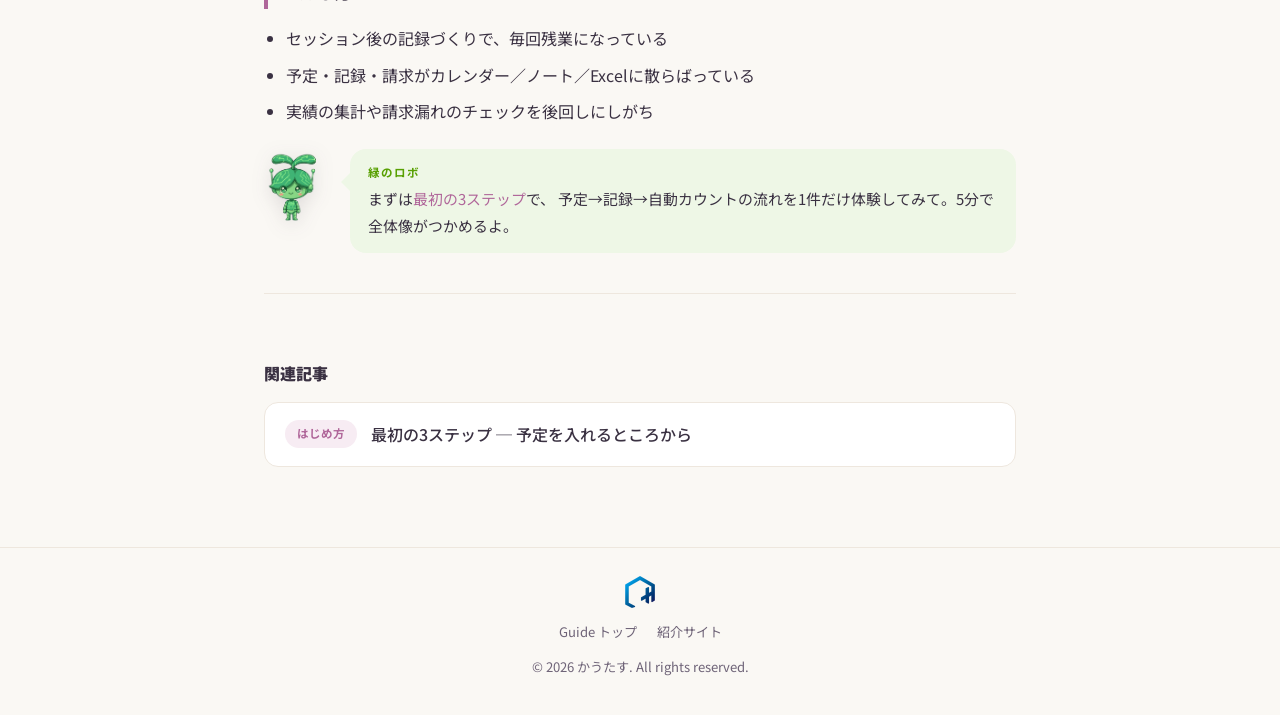
<file: guide/what-is-cautas.html>
<!DOCTYPE html>
<html lang="ja">
<head>
  <meta charset="UTF-8">
  <meta name="viewport" content="width=device-width, initial-scale=1.0">
  <title>かうたすとは？ ─ できることまとめ | かうたす Guide</title>
  <meta name="description" content="かうたすはカウンセラー向けの業務管理アプリ。予約・カルテ・実績・請求をひとつに繋げて、事務作業の時間を減らします。">
  <link rel="icon" href="/favicon.ico" sizes="any">
  <link rel="icon" href="/favicon.svg" type="image/svg+xml">
  <link rel="icon" type="image/png" sizes="32x32" href="/favicon-32.png">
  <link rel="apple-touch-icon" href="/apple-touch-icon.png">
  <link rel="stylesheet" href="guide.css">
  <style>
    @import url('https://fonts.googleapis.com/css2?family=Noto+Sans+JP:wght@400;500;700;900&display=swap');
    .flow { display: flex; flex-wrap: wrap; align-items: center; gap: 8px; margin: 18px 0; }
    .flow span { background: var(--card); border: 1px solid var(--line); border-radius: 999px; padding: 8px 18px; font-size: 0.9rem; font-weight: 700; }
    .flow i { color: var(--accent); font-style: normal; font-weight: 900; }
    .flow span.auto { background: var(--accent-bg); border-color: transparent; color: var(--accent); }
  </style>
</head>
<body>

  <header class="g-header">
    <a class="g-logo" href="../"><img class="g-logo-mark" src="/public/images/logo-mark.png" alt="">かうたす<span>Guide</span></a>
    <div class="g-header-right">
      <a class="g-back" href="index.html">← Guide トップへ</a>
      <span class="g-cta is-soon" aria-disabled="true">無料で試す<span class="soon-tag">準備中</span></span>
    </div>
  </header>

  <main class="g-main">
    <article class="g-article">

      <div class="g-breadcrumb">
        <a href="index.html">Guide</a> ／ <a href="index.html#categories">はじめ方</a> ／ かうたすとは？
      </div>

      <div class="g-art-head">
        <img src="../public/images/characters/human-morning.webp" alt="カウンセラー">
        <div>
          <h1>かうたすとは？ ─ できることまとめ</h1>
          <div class="g-art-meta">カテゴリ：はじめ方</div>
        </div>
      </div>

      <h2>できること</h2>
      <p>
        かうたすは、<b>カウンセラー向けの業務管理アプリ</b>です。
        バラバラになりがちな事務作業を「予定」を起点にひとつに繋げます。
      </p>

      <div class="flow">
        <span>📅 予定を入れる</span><i>→</i>
        <span>💬 セッション</span><i>→</i>
        <span>🎙 話して記録</span><i>→</i>
        <span class="auto">実績カウント（自動）</span><i>→</i>
        <span class="auto">未請求に計上（自動）</span><i>→</i>
        <span>💰 請求書は1ポチ</span>
      </div>

      <div class="g-shot">
        <span class="g-shot-icon">📷</span>
        <b>スクショ No.2</b>：ロビー（ホーム画面）<br>今日の予定・タスク・未請求がひと目で分かる様子
      </div>

      <h2>3体のロボがかわりに働く</h2>
      <div class="g-chara">
        <img src="../public/images/characters/green-work.webp" alt="緑のロボ">
        <div class="g-bubble"><span class="g-who">緑のロボ（データ担当）</span>
          予定・場所・URL・クライアント情報はボクが揃えるよ。
          <a href="calendar.html">予定管理</a>と<a href="clients.html">クライアント管理</a>はおまかせ。
        </div>
      </div>
      <div class="g-chara">
        <img src="../public/images/characters/rabbit-work.webp" alt="白うさぎ">
        <div class="g-bubble"><span class="g-who">白うさぎ（記録担当）</span>
          セッションのあと、🎤に話すだけで<a href="karte.html">カルテ</a>にするよ。
          <a href="ai-report.html">AI要約や報告書</a>の下書きもわたしの仕事。
        </div>
      </div>
      <div class="g-chara">
        <img src="../public/images/characters/pink-work.webp" alt="ピンクのロボ">
        <div class="g-bubble"><span class="g-who">ピンクのロボ（管理担当）</span>
          <a href="performance.html">実績のカウント</a>と<a href="invoice.html">請求</a>はワタシ。
          完了したセッションは自動で数えて、未請求も見逃さないよ。
        </div>
      </div>

      <h2>主な画面</h2>
      <ul>
        <li><b>ロビー</b> ─ 今日の予定・タスク・未請求アラートが集まるホーム</li>
        <li><b>カレンダー</b> ─ 予定の作成・編集（月／週表示）</li>
        <li><b>クライアント／企業</b> ─ 相談者と法人契約先の管理</li>
        <li><b>カルテ</b> ─ セッション記録・AI要約・報告書</li>
        <li><b>実績</b> ─ 売上・件数の自動集計</li>
        <li><b>請求書</b> ─ 未請求の管理と請求書発行</li>
        <li>ほかに：タスク・目標（AIアシスタント付き）・カウンセラー名鑑・設定</li>
      </ul>

      <h2>こんな方に</h2>
      <ul>
        <li>セッション後の記録づくりで、毎回残業になっている</li>
        <li>予定・記録・請求がカレンダー／ノート／Excelに散らばっている</li>
        <li>実績の集計や請求漏れのチェックを後回しにしがち</li>
      </ul>

      <div class="g-chara is-tip">
        <img src="../public/images/characters/green-front.webp" alt="緑のロボ">
        <div class="g-bubble"><span class="g-who">緑のロボ</span>
          まずは<a href="first-3-steps.html">最初の3ステップ</a>で、
          予定→記録→自動カウントの流れを1件だけ体験してみて。5分で全体像がつかめるよ。
        </div>
      </div>

      <div class="g-related">
        <h2>関連記事</h2>
        <div class="g-articles">
          <a class="g-article-link" href="first-3-steps.html">
            <span class="g-art-cat">はじめ方</span>最初の3ステップ ─ 予定を入れるところから
          </a>
        </div>
      </div>

    </article>
  </main>

  <footer class="g-footer">
    <img class="g-foot-mark" src="/public/images/logo-mark.png" alt="かうたす ロゴ">
    <a href="index.html">Guide トップ</a><a href="../">紹介サイト</a>
    <p style="margin-top:10px">© 2026 かうたす. All rights reserved.</p>
  </footer>

</body>
</html>
</file>
<file: guide/guide.css>
/* ===================================
   Cautas Guide - 共通スタイル
   方針（要件9-4）：シンプル・情報重視・白/薄ベージュ・余白多め・動きなし
   =================================== */

* { margin: 0; padding: 0; box-sizing: border-box; }

:root {
  --bg:        #faf8f4;
  --card:      #ffffff;
  --ink:       #3a3142;
  --ink-soft:  #6f6478;
  --accent:    #b0679a;
  --accent-bg: #f7ecf3;
  --line:      #eee7de;
  --ok:        #58CC02;
}

body {
  font-family: 'Noto Sans JP', 'Hiragino Kaku Gothic ProN', 'Hiragino Sans', sans-serif;
  background: var(--bg);
  color: var(--ink);
  line-height: 1.9;
}

a { color: var(--accent); text-decoration: none; }
a:hover { text-decoration: underline; }

/* ===================== ヘッダー ===================== */
.g-header {
  position: sticky;
  top: 0;
  z-index: 100;
  display: flex;
  align-items: center;
  justify-content: space-between;
  gap: 16px;
  padding: 14px 5vw;
  background: rgba(250, 248, 244, 0.92);
  backdrop-filter: blur(8px);
  border-bottom: 1px solid var(--line);
}

.g-logo {
  display: inline-flex;
  align-items: center;
  gap: 8px;
  font-weight: 900;
  font-size: 1.15rem;
  letter-spacing: 0.18em;
  color: var(--ink);
  white-space: nowrap;      /* 「かうたす Guide」を1行で固定 */
  flex-shrink: 0;
}
.g-logo-mark { width: 28px; height: 28px; object-fit: contain; }

/* フッターのロゴ */
.g-foot-mark {
  display: block;
  width: 32px; height: 32px;
  object-fit: contain;
  margin: 0 auto 12px;
}
.g-logo:hover { text-decoration: none; }
.g-logo span { color: var(--accent); font-weight: 700; margin-left: 6px; letter-spacing: 0.1em; }

.g-header-right { display: flex; align-items: center; gap: 18px; }
.g-back { font-size: 0.88rem; color: var(--ink-soft); }
.g-cta {
  background: linear-gradient(135deg, #ff64dc, #ff9a5c);
  color: #fff;
  font-weight: 700;
  font-size: 0.88rem;
  padding: 9px 20px;
  border-radius: 999px;
}
.g-cta:hover { text-decoration: none; filter: brightness(1.06); }

/* アプリ未公開のあいだ、CTAを「準備中」で押せなくする */
.g-cta.is-soon { pointer-events: none; cursor: default; opacity: 0.62; }
.g-cta.is-soon:hover { filter: none; }
.soon-tag {
  display: inline-block;
  font-size: 0.66em;
  font-weight: 700;
  letter-spacing: 0.06em;
  background: rgba(0, 0, 0, 0.28);
  color: #fff;
  border-radius: 999px;
  padding: 1px 8px;
  margin-left: 7px;
  vertical-align: middle;
}

/* ===================== レイアウト ===================== */
.g-main {
  max-width: 880px;
  margin: 0 auto;
  padding: 48px 5vw 80px;
}

/* アンカーで飛んだとき、固定ヘッダーに隠れないよう余白を確保 */
#categories { scroll-margin-top: 80px; }

.g-hero { text-align: center; padding: 24px 0 8px; }
.g-hero h1 { font-size: clamp(1.5rem, 4vw, 2.1rem); font-weight: 900; letter-spacing: 0.06em; }
.g-hero p  { color: var(--ink-soft); margin-top: 10px; font-size: 0.95rem; }

/* 検索 */
.g-search {
  display: block;
  width: min(560px, 100%);
  margin: 28px auto 0;
  padding: 14px 22px;
  font-size: 1rem;
  font-family: inherit;
  color: var(--ink);
  background: var(--card);
  border: 1.5px solid var(--line);
  border-radius: 999px;
  outline: none;
}
.g-search:focus { border-color: var(--accent); box-shadow: 0 0 0 4px var(--accent-bg); }

/* はじめての方へ */
.g-start {
  display: flex;
  align-items: center;
  gap: 20px;
  margin: 44px 0 0;
  padding: 22px 26px;
  background: var(--accent-bg);
  border-radius: 18px;
}
.g-start img { width: 72px; flex-shrink: 0; }
.g-start h2 { font-size: 1.05rem; font-weight: 900; }
.g-start p  { font-size: 0.9rem; color: var(--ink-soft); margin-top: 2px; }
.g-start .g-start-link { margin-left: auto; flex-shrink: 0; font-weight: 700; font-size: 0.92rem; }

/* セクション見出し */
.g-sec-title {
  font-size: 1.1rem;
  font-weight: 900;
  letter-spacing: 0.08em;
  margin: 52px 0 18px;
  padding-left: 12px;
  border-left: 4px solid var(--accent);
}

/* カテゴリカード */
.g-cats {
  display: grid;
  grid-template-columns: repeat(auto-fill, minmax(240px, 1fr));
  gap: 14px;
}

.g-cat {
  display: block;
  background: var(--card);
  border: 1px solid var(--line);
  border-radius: 16px;
  padding: 20px 22px;
  color: var(--ink);
  transition: box-shadow 0.15s ease, transform 0.15s ease;
}
.g-cat:hover { text-decoration: none; box-shadow: 0 8px 24px rgba(58, 49, 66, 0.08); transform: translateY(-2px); }
.g-cat .g-cat-emoji { font-size: 1.5rem; }
.g-cat h3 { font-size: 1rem; font-weight: 900; margin-top: 8px; }
.g-cat p  { font-size: 0.85rem; color: var(--ink-soft); margin-top: 4px; line-height: 1.7; }
.g-cat.is-soon { opacity: 0.6; pointer-events: none; }
.g-soon-badge {
  display: inline-block;
  font-size: 0.7rem;
  font-weight: 700;
  color: var(--ink-soft);
  background: var(--line);
  border-radius: 999px;
  padding: 2px 10px;
  margin-left: 8px;
  vertical-align: 2px;
}

/* 記事リスト */
.g-articles { display: flex; flex-direction: column; gap: 10px; }
.g-article-link {
  display: flex;
  align-items: center;
  gap: 14px;
  background: var(--card);
  border: 1px solid var(--line);
  border-radius: 14px;
  padding: 16px 20px;
  color: var(--ink);
  font-weight: 500;
}
.g-article-link:hover { text-decoration: none; box-shadow: 0 6px 18px rgba(58, 49, 66, 0.07); }
.g-article-link .g-art-cat {
  flex-shrink: 0;
  font-size: 0.72rem;
  font-weight: 700;
  color: var(--accent);
  background: var(--accent-bg);
  border-radius: 999px;
  padding: 3px 12px;
}
.g-article-link.is-soon { opacity: 0.55; pointer-events: none; }

/* 検索：ヒットなし（空状態のみキャラ登場：要件9-4） */
.g-empty { display: none; text-align: center; padding: 40px 0 10px; color: var(--ink-soft); }
.g-empty img { width: 110px; opacity: 0.9; }
.g-empty p { margin-top: 12px; font-size: 0.95rem; }

/* サポート */
.g-support {
  margin-top: 56px;
  text-align: center;
  font-size: 0.9rem;
  color: var(--ink-soft);
}

/* ===================== 記事ページ ===================== */
.g-breadcrumb { font-size: 0.82rem; color: var(--ink-soft); margin-bottom: 18px; }
.g-breadcrumb a { color: var(--ink-soft); }

.g-article h1 {
  font-size: clamp(1.4rem, 3.6vw, 1.9rem);
  font-weight: 900;
  letter-spacing: 0.04em;
  line-height: 1.5;
  margin-bottom: 6px;
}
.g-article .g-art-meta { font-size: 0.82rem; color: var(--ink-soft); margin-bottom: 34px; }

.g-article h2 {
  font-size: 1.15rem;
  font-weight: 900;
  margin: 44px 0 14px;
  padding-left: 12px;
  border-left: 4px solid var(--accent);
}

.g-article p { margin: 12px 0; }
.g-article ul, .g-article ol { margin: 12px 0 12px 1.4em; }
.g-article li { margin: 6px 0; }
.g-article b { color: var(--accent); }

/* 手順ステップ */
.g-steps { counter-reset: step; list-style: none; margin: 16px 0 !important; }
.g-steps li {
  counter-increment: step;
  position: relative;
  background: var(--card);
  border: 1px solid var(--line);
  border-radius: 14px;
  padding: 16px 20px 16px 62px;
  margin: 10px 0;
}
.g-steps li::before {
  content: counter(step);
  position: absolute;
  left: 18px;
  top: 16px;
  width: 30px;
  height: 30px;
  display: flex;
  align-items: center;
  justify-content: center;
  background: var(--accent);
  color: #fff;
  font-weight: 900;
  border-radius: 50%;
  font-size: 0.9rem;
}
.g-steps li b { color: var(--accent); }
.g-steps li b:first-child { display: block; color: var(--ink); margin-bottom: 2px; }

/* 注意・コツ */
.g-note, .g-tip {
  border-radius: 14px;
  padding: 14px 18px;
  margin: 14px 0;
  font-size: 0.93rem;
}
.g-note { background: #fdf1ec; border: 1px solid #f5ded2; }
.g-tip  { background: #eef7e6; border: 1px solid #dcedcc; }
.g-note::before { content: '⚠ '; }
.g-tip::before  { content: '💡 '; }

/* ===== UIスクリーンショット枠 =====
   画像が来るまではプレースホルダー表示。
   届いたら <img> を入れて class に has-img を足すだけで差し替わる */
.g-shot {
  margin: 18px 0 22px;
  border: 2px dashed #e3d7cb;
  border-radius: 16px;
  background: #fdfbf8;
  padding: 34px 20px;
  text-align: center;
  color: #a99c90;
  font-size: 0.85rem;
  line-height: 1.6;
}
.g-shot .g-shot-icon { display: block; font-size: 1.7rem; margin-bottom: 8px; }
.g-shot b { color: #8d7f72; }
.g-shot.has-img {
  border: none;
  background: none;
  padding: 0;
}
.g-shot.has-img img {
  max-width: 100%;
  border-radius: 14px;
  box-shadow: 0 10px 30px rgba(58, 49, 66, 0.14);
  border: 1px solid var(--line);
}
.g-shot.has-img figcaption { margin-top: 8px; font-size: 0.8rem; color: var(--ink-soft); }

/* ===== キャラクターの吹き出し =====
   コツ・注意はキャラにしゃべらせる */
.g-chara {
  display: flex;
  align-items: flex-start;
  gap: 14px;
  margin: 22px 0;
}
.g-chara img {
  width: 72px;
  flex-shrink: 0;
  filter: drop-shadow(0 4px 10px rgba(58, 49, 66, 0.15));
}
.g-bubble {
  position: relative;
  flex: 1;
  background: var(--accent-bg);
  border-radius: 16px;
  padding: 13px 18px;
  font-size: 0.93rem;
  line-height: 1.85;
}
.g-bubble::before {
  content: '';
  position: absolute;
  left: -9px;
  top: 24px;
  border: 9px solid transparent;
  border-right-color: var(--accent-bg);
  border-left: 0;
}
.g-bubble .g-who {
  display: block;
  font-size: 0.72rem;
  font-weight: 700;
  color: var(--accent);
  letter-spacing: 0.1em;
  margin-bottom: 2px;
}
/* コツ（緑系）と注意（オレンジ系） */
.g-chara.is-tip .g-bubble { background: #eef7e6; }
.g-chara.is-tip .g-bubble::before { border-right-color: #eef7e6; }
.g-chara.is-tip .g-bubble .g-who { color: #58a002; }
.g-chara.is-note .g-bubble { background: #fdf1ec; }
.g-chara.is-note .g-bubble::before { border-right-color: #fdf1ec; }
.g-chara.is-note .g-bubble .g-who { color: #d97c4f; }

/* 記事タイトル横のキャラ */
.g-art-head {
  display: flex;
  align-items: center;
  gap: 18px;
}
.g-art-head img { width: 88px; flex-shrink: 0; }

/* カテゴリカードのキャラ画像 */
.g-cat img.g-cat-chara { width: 44px; height: 44px; object-fit: contain; }

/* 関連リンク */
.g-related { margin-top: 40px; padding-top: 20px; border-top: 1px solid var(--line); }
.g-related h2 { border: none; padding: 0; font-size: 1rem; }

/* ===================== フッター ===================== */
.g-footer {
  border-top: 1px solid var(--line);
  padding: 28px 5vw 36px;
  text-align: center;
  font-size: 0.82rem;
  color: var(--ink-soft);
}
.g-footer a { margin: 0 10px; color: var(--ink-soft); }

/* ===================== モバイル ===================== */
@media (max-width: 620px) {
  .g-back { display: none; }
  .g-header { padding: 12px 16px; }
  .g-header-right { gap: 12px; }
  .g-logo { letter-spacing: 0.1em; font-size: 1.05rem; }
  .g-start { flex-wrap: wrap; }
  .g-start .g-start-link { margin-left: 92px; }
}
</file>
